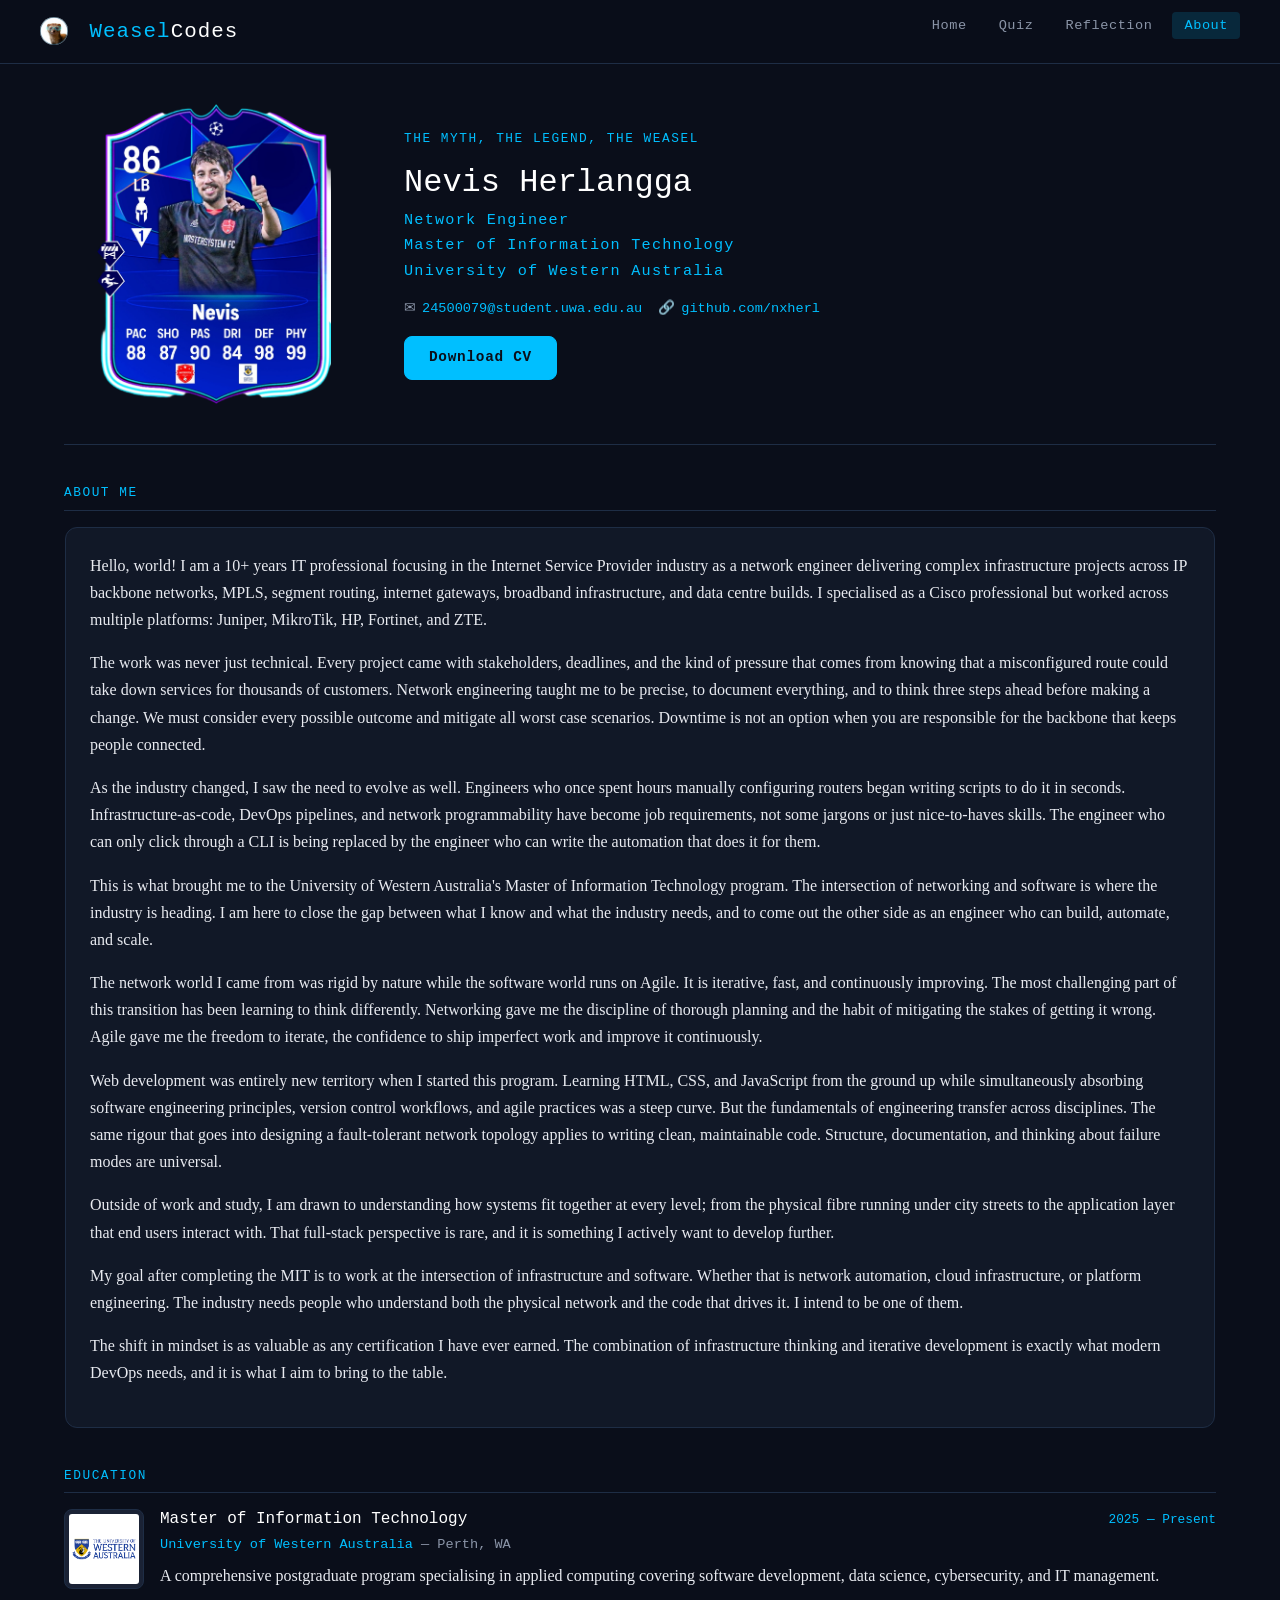
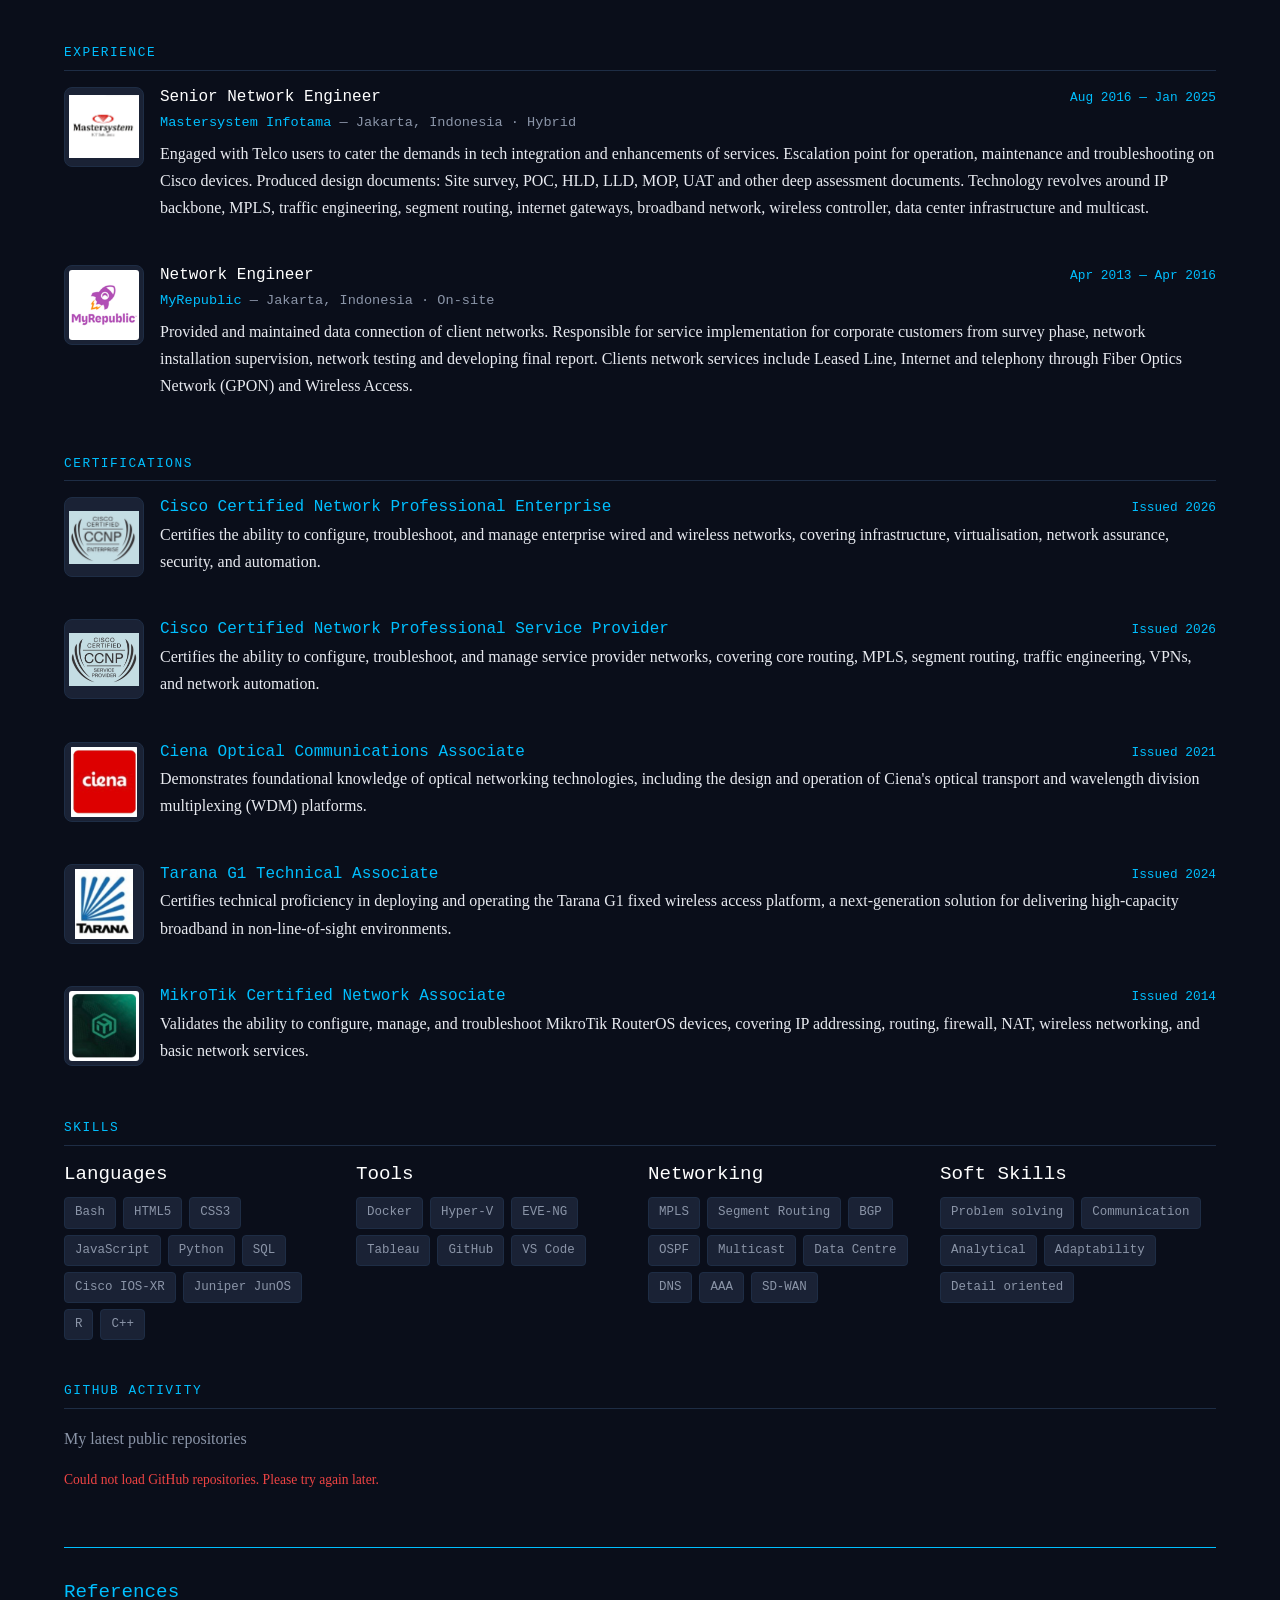
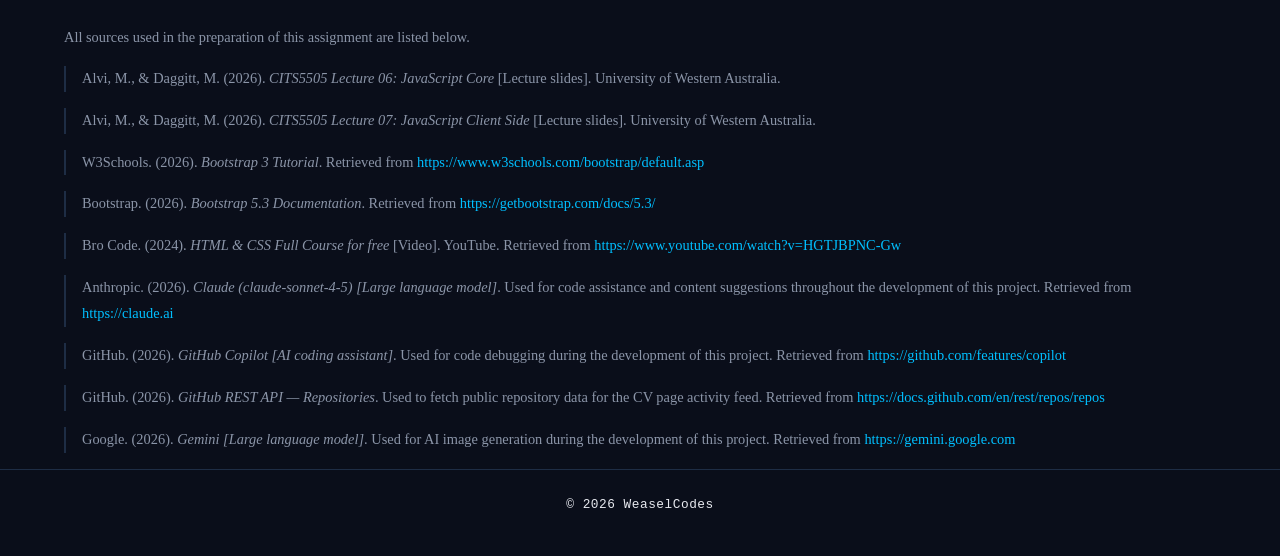
<file: cv.html>
<!doctype html>
<html lang="en">
  <head>
    <meta charset="UTF-8" />
    <link rel="icon" type="image/png" href="assets/img/weaselcodesicon.png" />

    <link rel="icon" type="image/png" href="assets/img/weaselcodesicon.png" />
    <meta name="viewport" content="width=device-width, initial-scale=1.0" />
    <title>WeaselCodes - About The Weasel</title>
    <link
      rel="stylesheet"
      href="https://cdn.jsdelivr.net/npm/bootstrap@5.3.3/dist/css/bootstrap.min.css"
    />
    <link rel="stylesheet" href="css/style.css" />
    <link rel="stylesheet" href="css/cv.css" />
  </head>
  <body>
    <nav class="navbar">
      <div class="container">
        <a href="index.html" class="nav-logo">
          <img
            src="assets/img/weaselcodesicon.png"
            alt="WeaselCodes logo"
            class="nav-logo-icon"
          />
          Weasel<span>Codes</span></a
        >
        <ul class="nav-links">
          <li><a href="index.html">Home</a></li>
          <li><a href="quiz.html">Quiz</a></li>
          <li><a href="reflection.html">Reflection</a></li>
          <li><a href="cv.html" class="active">About</a></li>
        </ul>
      </div>
    </nav>
    <main class="page-wrapper">
      <div class="container">
        <header class="cv-profile">
          <img
            src="assets/img/nevis.png"
            alt="Profile photo of Nevis Herlangga"
            class="cv-photo"
          />
          <div class="cv-profile-info">
            <p class="hero-label">The Myth, the Legend, the weasel</p>
            <h1>Nevis Herlangga</h1>
            <p class="cv-title">
              Network Engineer <br />
              Master of Information Technology <br />
              University of Western Australia
            </p>
            <div class="cv-contact">
              <span
                >&#9993;
                <a href="mailto:24500079@student.uwa.edu.au"
                  >24500079@student.uwa.edu.au</a
                ></span
              >

              <span
                >&#128279;
                <a href="https://github.com/nxherl" target="_blank"
                  >github.com/nxherl</a
                ></span
              >
            </div>
            <div class="cv-actions">
              <a href="assets/CV-Nevis.pdf" class="btn btn-primary"
                >Download CV</a
              >
            </div>
          </div>
        </header>

        <section class="cv-section" aria-label="About me">
          <h2 class="cv-section-title">About me</h2>
          <div class="card">
            <p>
              Hello, world! I am a 10+ years IT professional focusing in the
              Internet Service Provider industry as a network engineer
              delivering complex infrastructure projects across IP backbone
              networks, MPLS, segment routing, internet gateways, broadband
              infrastructure, and data centre builds. I specialised as a Cisco
              professional but worked across multiple platforms: Juniper,
              MikroTik, HP, Fortinet, and ZTE.
            </p>

            <p>
              The work was never just technical. Every project came with
              stakeholders, deadlines, and the kind of pressure that comes from
              knowing that a misconfigured route could take down services for
              thousands of customers. Network engineering taught me to be
              precise, to document everything, and to think three steps ahead
              before making a change. We must consider every possible outcome
              and mitigate all worst case scenarios. Downtime is not an option
              when you are responsible for the backbone that keeps people
              connected.
            </p>

            <p>
              As the industry changed, I saw the need to evolve as well.
              Engineers who once spent hours manually configuring routers began
              writing scripts to do it in seconds. Infrastructure-as-code,
              DevOps pipelines, and network programmability have become job
              requirements, not some jargons or just nice-to-haves skills. The
              engineer who can only click through a CLI is being replaced by the
              engineer who can write the automation that does it for them.
            </p>

            <p>
              This is what brought me to the University of Western Australia's
              Master of Information Technology program. The intersection of
              networking and software is where the industry is heading. I am
              here to close the gap between what I know and what the industry
              needs, and to come out the other side as an engineer who can
              build, automate, and scale.
            </p>

            <p>
              The network world I came from was rigid by nature while the
              software world runs on Agile. It is iterative, fast, and
              continuously improving. The most challenging part of this
              transition has been learning to think differently. Networking gave
              me the discipline of thorough planning and the habit of mitigating
              the stakes of getting it wrong. Agile gave me the freedom to
              iterate, the confidence to ship imperfect work and improve it
              continuously.
            </p>

            <p>
              Web development was entirely new territory when I started this
              program. Learning HTML, CSS, and JavaScript from the ground up
              while simultaneously absorbing software engineering principles,
              version control workflows, and agile practices was a steep curve.
              But the fundamentals of engineering transfer across disciplines.
              The same rigour that goes into designing a fault-tolerant network
              topology applies to writing clean, maintainable code. Structure,
              documentation, and thinking about failure modes are universal.
            </p>

            <p>
              Outside of work and study, I am drawn to understanding how systems
              fit together at every level; from the physical fibre running under
              city streets to the application layer that end users interact
              with. That full-stack perspective is rare, and it is something I
              actively want to develop further.
            </p>

            <p>
              My goal after completing the MIT is to work at the intersection of
              infrastructure and software. Whether that is network automation,
              cloud infrastructure, or platform engineering. The industry needs
              people who understand both the physical network and the code that
              drives it. I intend to be one of them.
            </p>

            <p>
              The shift in mindset is as valuable as any certification I have
              ever earned. The combination of infrastructure thinking and
              iterative development is exactly what modern DevOps needs, and it
              is what I aim to bring to the table.
            </p>
          </div>
        </section>

        <section class="cv-section" aria-label="Education">
          <h2 class="cv-section-title">Education</h2>
          <div class="cv-item">
            <a
              href="https://www.uwa.edu.au/"
              target="_blank"
              rel="noopener noreferrer"
            >
              <img
                src="assets/img/uwa.png"
                alt="UWA logo"
                class="cv-item-logo"
              />
            </a>
            <div class="cv-item-body">
              <div class="cv-item-header">
                <h3 class="cv-item-title">Master of Information Technology</h3>
                <span class="cv-item-date">2025 — Present</span>
              </div>
              <p class="cv-item-org">
                <a
                  href="https://www.uwa.edu.au/"
                  target="_blank"
                  rel="noopener noreferrer"
                >
                  University of Western Australia
                </a>
                &mdash; Perth, WA
              </p>
              <p>
                A comprehensive postgraduate program specialising in applied
                computing covering software development, data science,
                cybersecurity, and IT management.
              </p>
            </div>
          </div>
        </section>

        <section class="cv-section" aria-label="Experience">
          <h2 class="cv-section-title">Experience</h2>
          <div class="cv-item">
            <a
              href="https://www.mastersystem.co.id/"
              target="_blank"
              rel="noopener noreferrer"
            >
              <img
                src="assets/img/msi.jpg"
                alt="Mastersystem logo"
                class="cv-item-logo"
              />
            </a>
            <div class="cv-item-body">
              <div class="cv-item-header">
                <h3 class="cv-item-title">Senior Network Engineer</h3>
                <span class="cv-item-date">Aug 2016 — Jan 2025</span>
              </div>
              <p class="cv-item-org">
                <a
                  href="https://www.mastersystem.co.id/"
                  target="_blank"
                  rel="noopener noreferrer"
                >
                  Mastersystem Infotama
                </a>
                &mdash; Jakarta, Indonesia &middot; Hybrid
              </p>
              <p>
                Engaged with Telco users to cater the demands in tech
                integration and enhancements of services. Escalation point for
                operation, maintenance and troubleshooting on Cisco devices.
                Produced design documents: Site survey, POC, HLD, LLD, MOP, UAT
                and other deep assessment documents. Technology revolves around
                IP backbone, MPLS, traffic engineering, segment routing,
                internet gateways, broadband network, wireless controller, data
                center infrastructure and multicast.
              </p>
            </div>
          </div>
          <div class="cv-item">
            <a
              href="https://www.myrepublic.co.id/"
              target="_blank"
              rel="noopener noreferrer"
            >
              <img
                src="assets/img/myrep.jpg"
                alt="MyRepublic logo"
                class="cv-item-logo"
              />
            </a>
            <div class="cv-item-body">
              <div class="cv-item-header">
                <h3 class="cv-item-title">Network Engineer</h3>
                <span class="cv-item-date">Apr 2013 — Apr 2016</span>
              </div>
              <p class="cv-item-org">
                <a
                  href="https://www.myrepublic.co.id/"
                  target="_blank"
                  rel="noopener noreferrer"
                >
                  MyRepublic
                </a>
                &mdash; Jakarta, Indonesia &middot; On-site
              </p>
              <p>
                Provided and maintained data connection of client networks.
                Responsible for service implementation for corporate customers
                from survey phase, network installation supervision, network
                testing and developing final report. Clients network services
                include Leased Line, Internet and telephony through Fiber Optics
                Network (GPON) and Wireless Access.
              </p>
            </div>
          </div>
        </section>

        <section class="cv-section" aria-label="Certifications">
          <h2 class="cv-section-title">Certifications</h2>
          <div class="cv-item">
            <a
              href="assets/img/ccnpecert.jpg"
              target="_blank"
              rel="noopener noreferrer"
            >
              <img
                src="assets/img/ccnpe.jpg"
                alt="Cisco logo"
                class="cv-item-logo"
              />
            </a>
            <div class="cv-item-body">
              <div class="cv-item-header">
                <h3 class="cv-item-title">
                  <a href="assets/img/ccnpecert.jpg"
                    >Cisco Certified Network Professional Enterprise</a
                  >
                </h3>
                <span class="cv-item-date">Issued 2026</span>
              </div>
              <p>
                Certifies the ability to configure, troubleshoot, and manage
                enterprise wired and wireless networks, covering infrastructure,
                virtualisation, network assurance, security, and automation.
              </p>
            </div>
          </div>
          <div class="cv-item">
            <a href="assets/img/ccnpspcert.jpg">
              <img
                src="assets/img/ccnpsp.jpg"
                alt="Cisco logo"
                class="cv-item-logo"
              />
            </a>
            <div class="cv-item-body">
              <div class="cv-item-header">
                <h3 class="cv-item-title">
                  <a href="assets/img/ccnpspcert.jpg"
                    >Cisco Certified Network Professional Service Provider</a
                  >
                </h3>
                <span class="cv-item-date">Issued 2026</span>
              </div>

              <p>
                Certifies the ability to configure, troubleshoot, and manage
                service provider networks, covering core routing, MPLS, segment
                routing, traffic engineering, VPNs, and network automation.
              </p>
            </div>
          </div>
          <div class="cv-item">
            <a href="assets/img/ccnpecert.jpg">
              <img
                src="assets/img/ciena.jpg"
                alt="Ciena logo"
                class="cv-item-logo"
            /></a>
            <div class="cv-item-body">
              <div class="cv-item-header">
                <h3 class="cv-item-title">
                  <a href="assets/img/ccnpecert.jpg"
                    >Ciena Optical Communications Associate</a
                  >
                </h3>
                <span class="cv-item-date">Issued 2021</span>
              </div>
              <p>
                Demonstrates foundational knowledge of optical networking
                technologies, including the design and operation of Ciena's
                optical transport and wavelength division multiplexing (WDM)
                platforms.
              </p>
            </div>
          </div>
          <div class="cv-item">
            <a href="assets/img/mtcnacert.jpg">
              <img
                src="assets/img/tarana.jpg"
                alt="Tarana logo"
                class="cv-item-logo"
              />
            </a>
            <div class="cv-item-body">
              <div class="cv-item-header">
                <h3 class="cv-item-title">
                  <a href="assets/img/mtcnacert.jpg"
                    >Tarana G1 Technical Associate</a
                  >
                </h3>
                <span class="cv-item-date">Issued 2024</span>
              </div>
              <p>
                Certifies technical proficiency in deploying and operating the
                Tarana G1 fixed wireless access platform, a next-generation
                solution for delivering high-capacity broadband in
                non-line-of-sight environments.
              </p>
            </div>
          </div>

          <div class="cv-item">
            <a href="assets/img/mtcnacert.jpg">
              <img
                src="assets/img/mikrotik.jpg"
                alt="Mikrotik logo"
                class="cv-item-logo"
              />
            </a>
            <div class="cv-item-body">
              <div class="cv-item-header">
                <h3 class="cv-item-title">
                  <a href="assets/img/mtcnacert.jpg"
                    >MikroTik Certified Network Associate</a
                  >
                </h3>
                <span class="cv-item-date">Issued 2014</span>
              </div>
              <p>
                Validates the ability to configure, manage, and troubleshoot
                MikroTik RouterOS devices, covering IP addressing, routing,
                firewall, NAT, wireless networking, and basic network services.
              </p>
            </div>
          </div>
        </section>

        <section class="cv-section" aria-label="Skills">
          <h2 class="cv-section-title">Skills</h2>
          <div class="skills-grid">
            <div class="skill-category">
              <h3>Languages</h3>
              <span class="skill-tag">Bash</span>
              <span class="skill-tag">HTML5</span>
              <span class="skill-tag">CSS3</span>
              <span class="skill-tag">JavaScript</span>
              <span class="skill-tag">Python</span>
              <span class="skill-tag">SQL</span>
              <span class="skill-tag">Cisco IOS-XR</span>
              <span class="skill-tag">Juniper JunOS</span>
              <span class="skill-tag">R</span>
              <span class="skill-tag">C++</span>
            </div>
            <div class="skill-category">
              <h3>Tools</h3>
              <span class="skill-tag">Docker</span>
              <span class="skill-tag">Hyper-V</span>
              <span class="skill-tag">EVE-NG</span>
              <span class="skill-tag">Tableau</span>
              <span class="skill-tag">GitHub</span>
              <span class="skill-tag">VS Code</span>
            </div>
            <div class="skill-category">
              <h3>Networking</h3>
              <span class="skill-tag">MPLS</span>
              <span class="skill-tag">Segment Routing</span>
              <span class="skill-tag">BGP</span>
              <span class="skill-tag">OSPF</span>
              <span class="skill-tag">Multicast</span>
              <span class="skill-tag">Data Centre</span>
              <span class="skill-tag">DNS</span>
              <span class="skill-tag">AAA</span>
              <span class="skill-tag">SD-WAN</span>
            </div>
            <div class="skill-category">
              <h3>Soft Skills</h3>
              <span class="skill-tag">Problem solving</span>
              <span class="skill-tag">Communication</span>
              <span class="skill-tag">Analytical</span>
              <span class="skill-tag">Adaptability</span>
              <span class="skill-tag">Detail oriented</span>
            </div>
          </div>
        </section>

        <!-- ===== GITHUB ACTIVITY FEED ===== -->
        <section class="cv-section" aria-label="GitHub activity">
          <h2 class="cv-section-title">GitHub activity</h2>
          <p class="intro-text">My latest public repositories</p>
          <div id="github-loading" class="github-loading-text">
            Loading repositories...
          </div>
          <div id="github-error" class="github-error-msg" hidden>
            Could not load GitHub repositories. Please try again later.
          </div>
          <div id="github-repos"></div>
        </section>

        <!-- ===== REFERENCES ===== -->
        <section class="references-section" aria-label="References">
          <h2>References</h2>
          <p class="note-text mb-3">
            All sources used in the preparation of this assignment are listed
            below.
          </p>
          <div class="reference-item">
            Alvi, M., &amp; Daggitt, M. (2026).
            <em>CITS5505 Lecture 06: JavaScript Core</em> [Lecture slides].
            University of Western Australia.
          </div>
          <div class="reference-item">
            Alvi, M., &amp; Daggitt, M. (2026).
            <em>CITS5505 Lecture 07: JavaScript Client Side</em> [Lecture
            slides]. University of Western Australia.
          </div>
          <div class="reference-item">
            W3Schools. (2026). <em>Bootstrap 3 Tutorial</em>. Retrieved from
            <a
              href="https://www.w3schools.com/bootstrap/default.asp"
              target="_blank"
              >https://www.w3schools.com/bootstrap/default.asp</a
            >
          </div>
          <div class="reference-item">
            Bootstrap. (2026). <em>Bootstrap 5.3 Documentation</em>. Retrieved
            from
            <a href="https://getbootstrap.com/docs/5.3/" target="_blank"
              >https://getbootstrap.com/docs/5.3/</a
            >
          </div>
          <div class="reference-item">
            Bro Code. (2024).
            <em>HTML &amp; CSS Full Course for free</em> [Video]. YouTube.
            Retrieved from
            <a
              href="https://www.youtube.com/watch?v=HGTJBPNC-Gw"
              target="_blank"
              >https://www.youtube.com/watch?v=HGTJBPNC-Gw</a
            >
          </div>
          <div class="reference-item">
            Anthropic. (2026).
            <em>Claude (claude-sonnet-4-5) [Large language model]</em>. Used for
            code assistance and content suggestions throughout the development
            of this project. Retrieved from
            <a href="https://claude.ai" target="_blank">https://claude.ai</a>
          </div>
          <div class="reference-item">
            GitHub. (2026). <em>GitHub Copilot [AI coding assistant]</em>. Used
            for code debugging during the development of this project. Retrieved
            from
            <a href="https://github.com/features/copilot" target="_blank"
              >https://github.com/features/copilot</a
            >
          </div>
          <div class="reference-item">
            GitHub. (2026). <em>GitHub REST API — Repositories</em>. Used to
            fetch public repository data for the CV page activity feed.
            Retrieved from
            <a
              href="https://docs.github.com/en/rest/repos/repos"
              target="_blank"
              >https://docs.github.com/en/rest/repos/repos</a
            >
          </div>
          <div class="reference-item">
            Google. (2026). <em>Gemini [Large language model]</em>. Used for AI
            image generation during the development of this project. Retrieved
            from
            <a href="https://gemini.google.com" target="_blank"
              >https://gemini.google.com</a
            >
          </div>
        </section>
      </div>
      <!-- end .container -->
    </main>
    <!-- end .page-wrapper -->

    <footer class="footer">
      <div class="container">
        <p>&copy; 2026 WeaselCodes</p>
      </div>
    </footer>
    <!-- Bootstrap JS from CDN -->
    <script src="https://cdn.jsdelivr.net/npm/bootstrap@5.3.3/dist/js/bootstrap.bundle.min.js"></script>
    <!-- Main JS -->
    <script src="js/main.js"></script>
  </body>
</html>
</file>
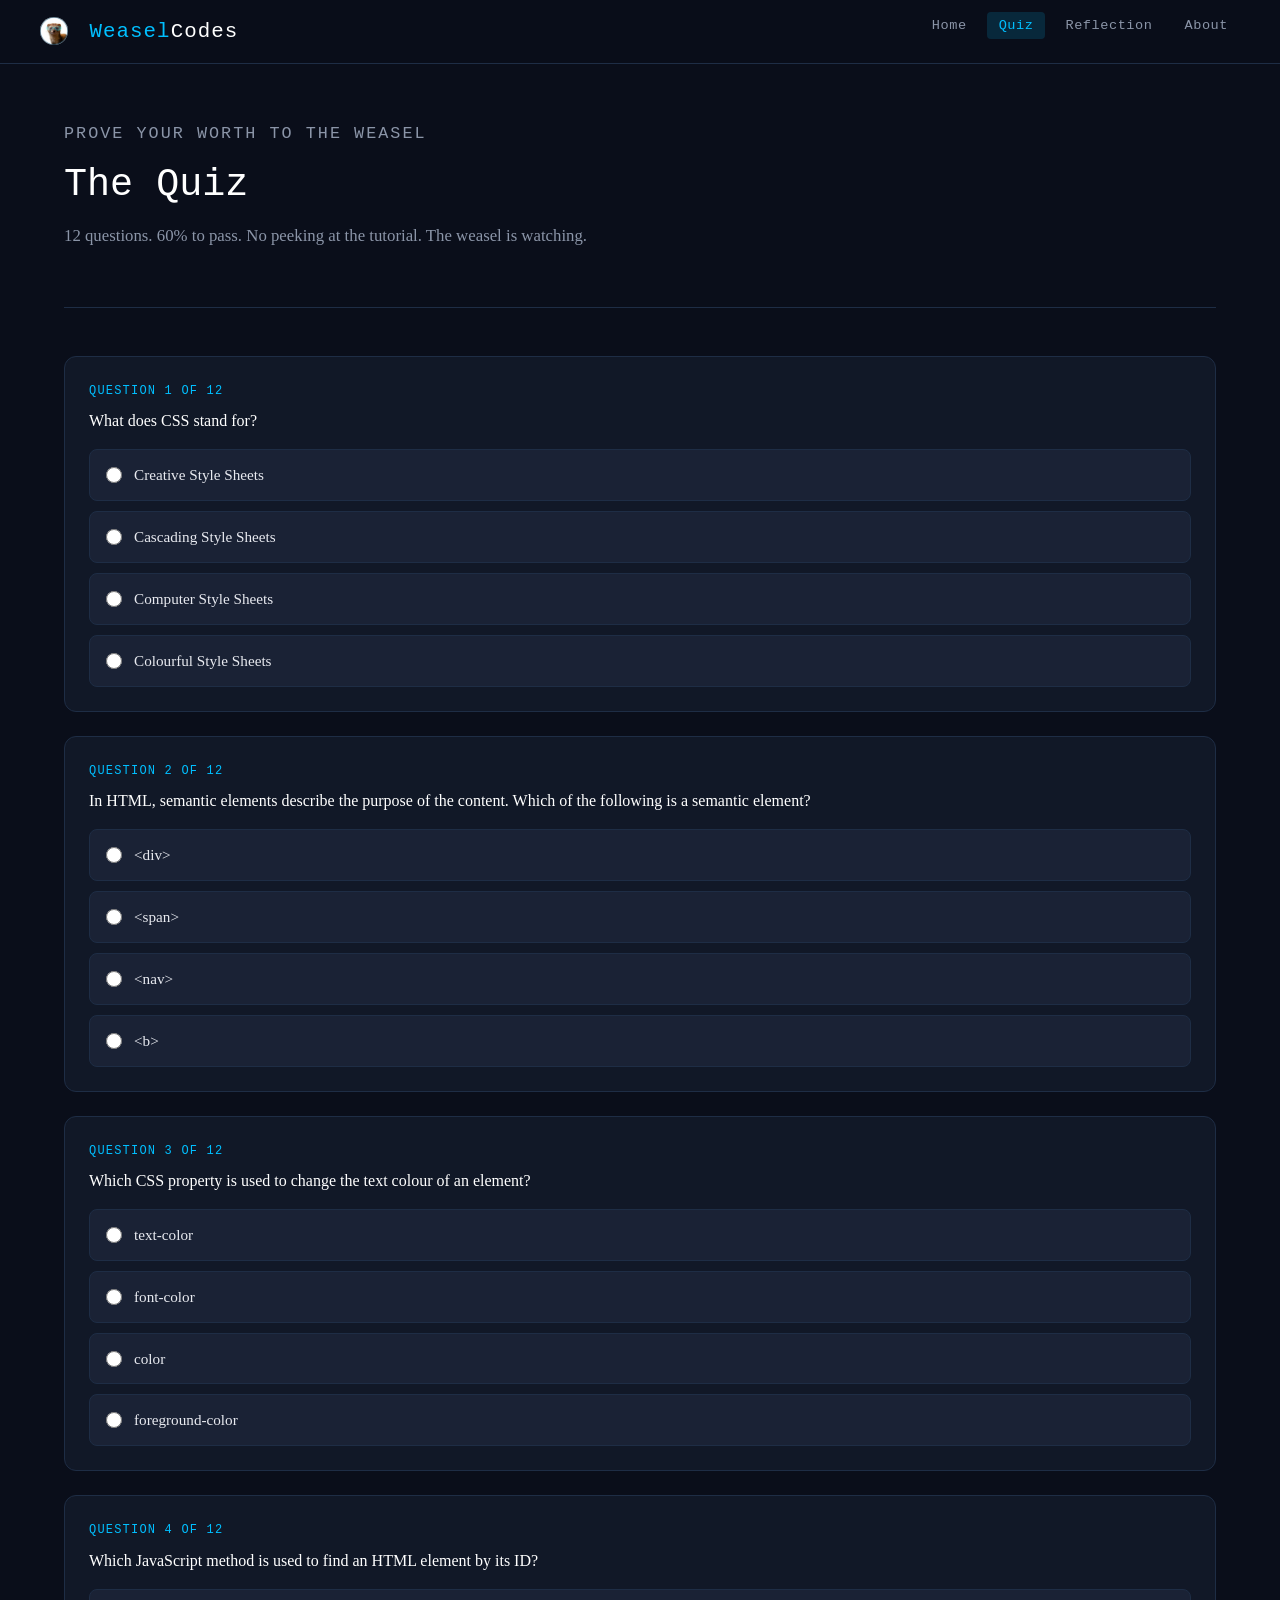
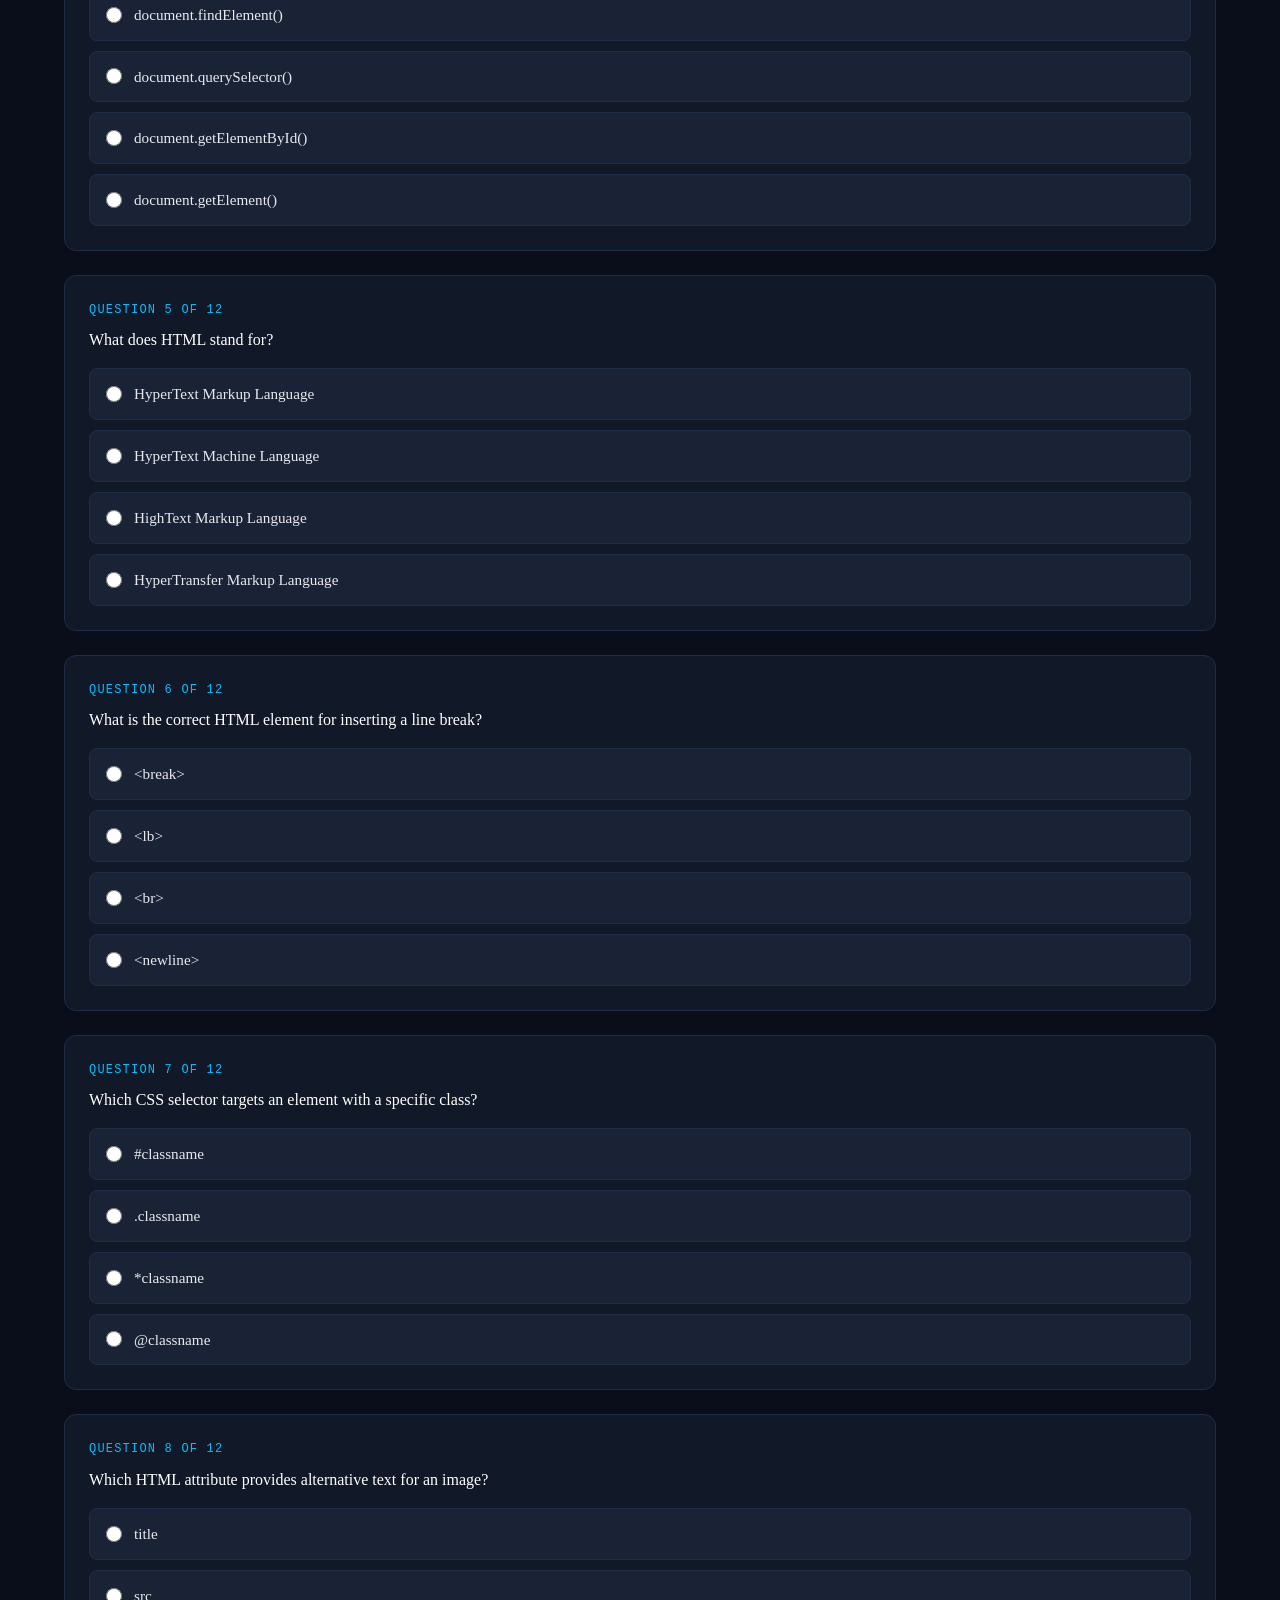
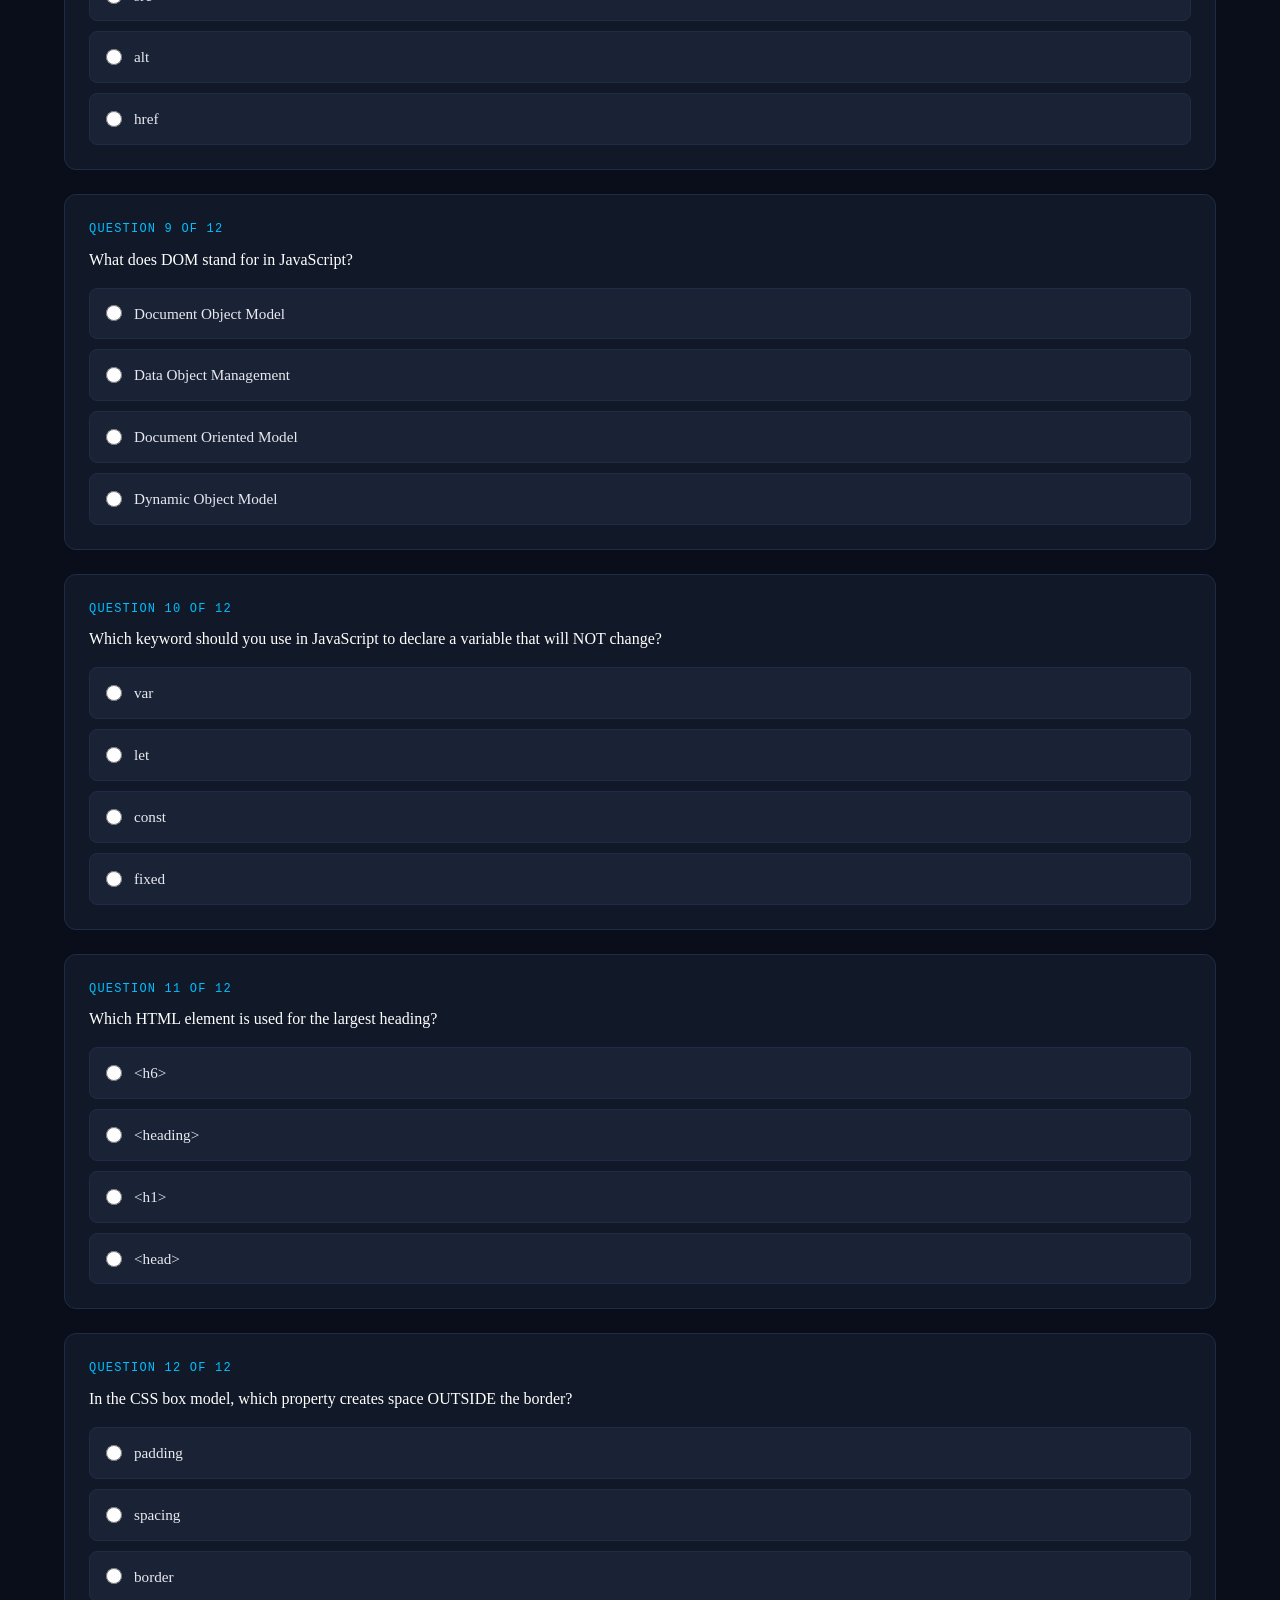
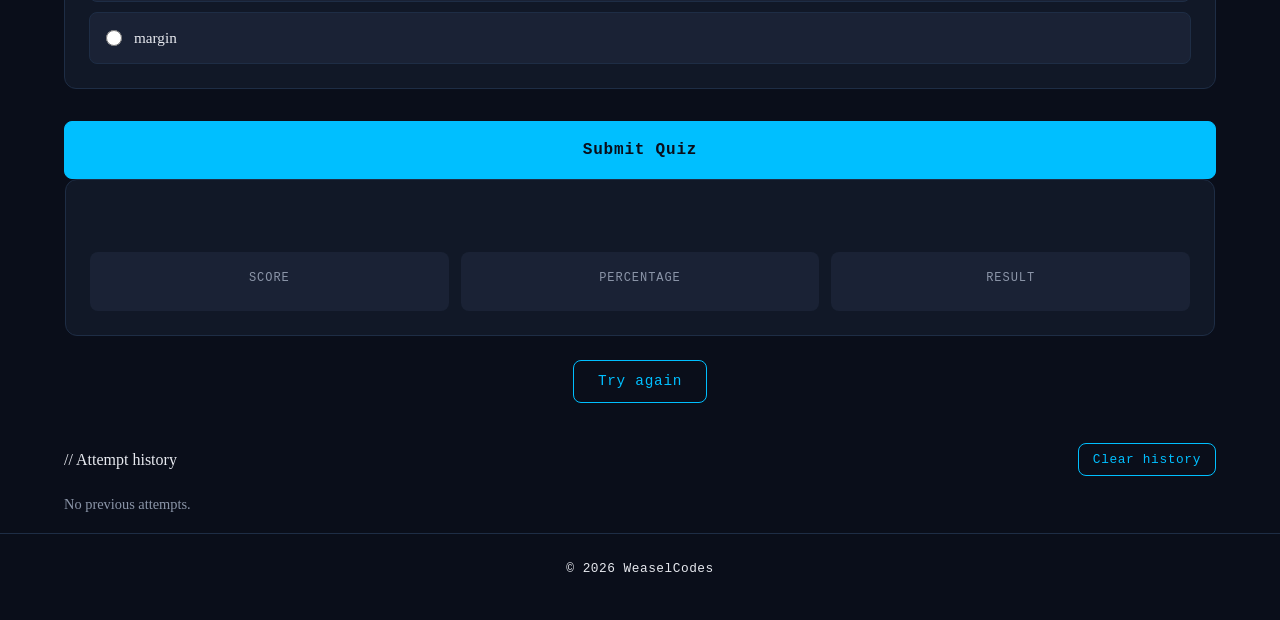
<file: quiz.html>
<!doctype html>
<html lang="en">
  <head>
    <meta charset="UTF-8" />
    <link rel="icon" type="image/png" href="assets/img/weaselcodesicon.png" />
    <meta name="viewport" content="width=device-width, initial-scale=1.0" />
    <title>WeaselCodes — Quiz</title>
    <!-- Bootstrap from CDN -->
    <link
      rel="stylesheet"
      href="https://cdn.jsdelivr.net/npm/bootstrap@5.3.3/dist/css/bootstrap.min.css"
    />
    <!-- Shared stylesheet -->
    <link rel="stylesheet" href="css/style.css" />
    <!-- Quiz-specific styles -->
    <link rel="stylesheet" href="css/quiz.css" />
  </head>
  <body>
    <!-- ===================== NAVIGATION ===================== -->
    <nav class="navbar">
      <div class="container">
        <a href="index.html" class="nav-logo">
          <img
            src="assets/img/weaselcodesicon.png"
            alt="WeaselCodes logo"
            class="nav-logo-icon"
          />
          Weasel<span>Codes</span>
        </a>
        <ul class="nav-links">
          <li><a href="index.html">Home</a></li>
          <li><a href="quiz.html" class="active">Quiz</a></li>
          <li><a href="reflection.html">Reflection</a></li>
          <li><a href="cv.html">About</a></li>
        </ul>
      </div>
    </nav>

    <!-- ===================== PAGE CONTENT ===================== -->
    <main class="page-wrapper">
      <div class="container">
        <!-- Hero -->
        <header class="hero">
          <p class="hero-label">Prove your worth to the weasel</p>
          <h1>The Quiz</h1>
          <p>
            12 questions. 60% to pass. No peeking at the tutorial. The weasel is
            watching.
          </p>
        </header>

        <!-- ===== QUIZ AREA ===== -->
        <!-- This section is shown while the quiz is in progress -->
        <section id="quiz-area" aria-label="Quiz questions">
          <!-- Loading state — shown while AJAX fetches questions.json -->
          <div id="quiz-loading" class="card text-center quiz-loading-card">
            <p class="quiz-loading-text">Loading questions...</p>
          </div>

          <!-- Error state — shown if AJAX fails -->
          <div
            id="quiz-error"
            class="card text-center quiz-loading-card"
            hidden
          >
            <p class="text-danger-msg">
              Could not load questions. Please refresh the page and try again.
            </p>
          </div>

          <!-- Questions container — JavaScript injects questions here -->
          <div id="questions-container" hidden></div>

          <!-- Submit button — shown after questions load -->
          <div id="submit-area" class="submit-area" hidden>
            <button
              id="submit-btn"
              class="btn btn-primary submit-btn"
              onclick="submitQuiz()"
            >
              Submit Quiz
            </button>
            <p id="submit-error" class="submit-error-msg" hidden>
              Please answer all questions before submitting.
            </p>
          </div>
        </section>
        <!-- end #quiz-area -->

        <!-- ===== RESULTS AREA ===== -->
        <!-- Hidden until quiz is submitted — JavaScript shows this -->
        <section id="results-area" aria-label="Quiz results">
          <!-- Score card -->
          <div class="card mb-4" id="score-card">
            <div id="result-icon" class="result-icon"></div>
            <h2
              id="result-heading"
              class="result-heading"
              aria-live="polite"
            ></h2>
            <p id="result-message" class="result-message"></p>

            <!-- Score stats -->
            <div class="quiz-stats-grid">
              <div class="quiz-stat-card">
                <p class="quiz-stat-label">Score</p>
                <p class="quiz-stat-value" id="stat-score"></p>
              </div>
              <div class="quiz-stat-card">
                <p class="quiz-stat-label">Percentage</p>
                <p class="quiz-stat-value" id="stat-percentage"></p>
              </div>
              <div class="quiz-stat-card">
                <p class="quiz-stat-label">Result</p>
                <p class="quiz-stat-value" id="stat-result"></p>
              </div>
            </div>
          </div>

          <!-- Reward section — only shown on pass, populated by AJAX -->
          <div id="reward-area" class="card mb-4" hidden>
            <h3 class="reward-heading">🦡 The weasel reveals its secrets.</h3>
            <div id="reward-loading" class="reward-loading">
              Fetching your reward...
            </div>
            <div id="reward-content" class="reward-content" hidden></div>
          </div>

          <!-- Retry button -->
          <div class="retry-wrapper">
            <button class="btn btn-outline" onclick="retryQuiz()">
              Try again
            </button>
          </div>

          <!-- ===== ATTEMPT HISTORY ===== -->
          <div>
            <div class="history-header">
              <p class="reflection-section-title">// Attempt history</p>
              <button class="btn btn-outline btn-sm" onclick="clearHistory()">
                Clear history
              </button>
            </div>

            <!-- History entries injected here by JavaScript -->
            <div id="history-container">
              <p class="note-text">No previous attempts.</p>
            </div>
          </div>
        </section>
        <!-- end #results-area -->
      </div>
      <!-- end .container -->
    </main>
    <!-- end .page-wrapper -->

    <!-- ===================== FOOTER ===================== -->
    <footer class="footer">
      <div class="container">
        <p>&copy; 2026 WeaselCodes</p>
      </div>
    </footer>

    <!-- Bootstrap JS from CDN -->
    <script src="https://cdn.jsdelivr.net/npm/bootstrap@5.3.3/dist/js/bootstrap.bundle.min.js"></script>

    <!-- Quiz logic — all in external file -->
    <script src="js/quiz.js"></script>
  </body>
</html>
</file>
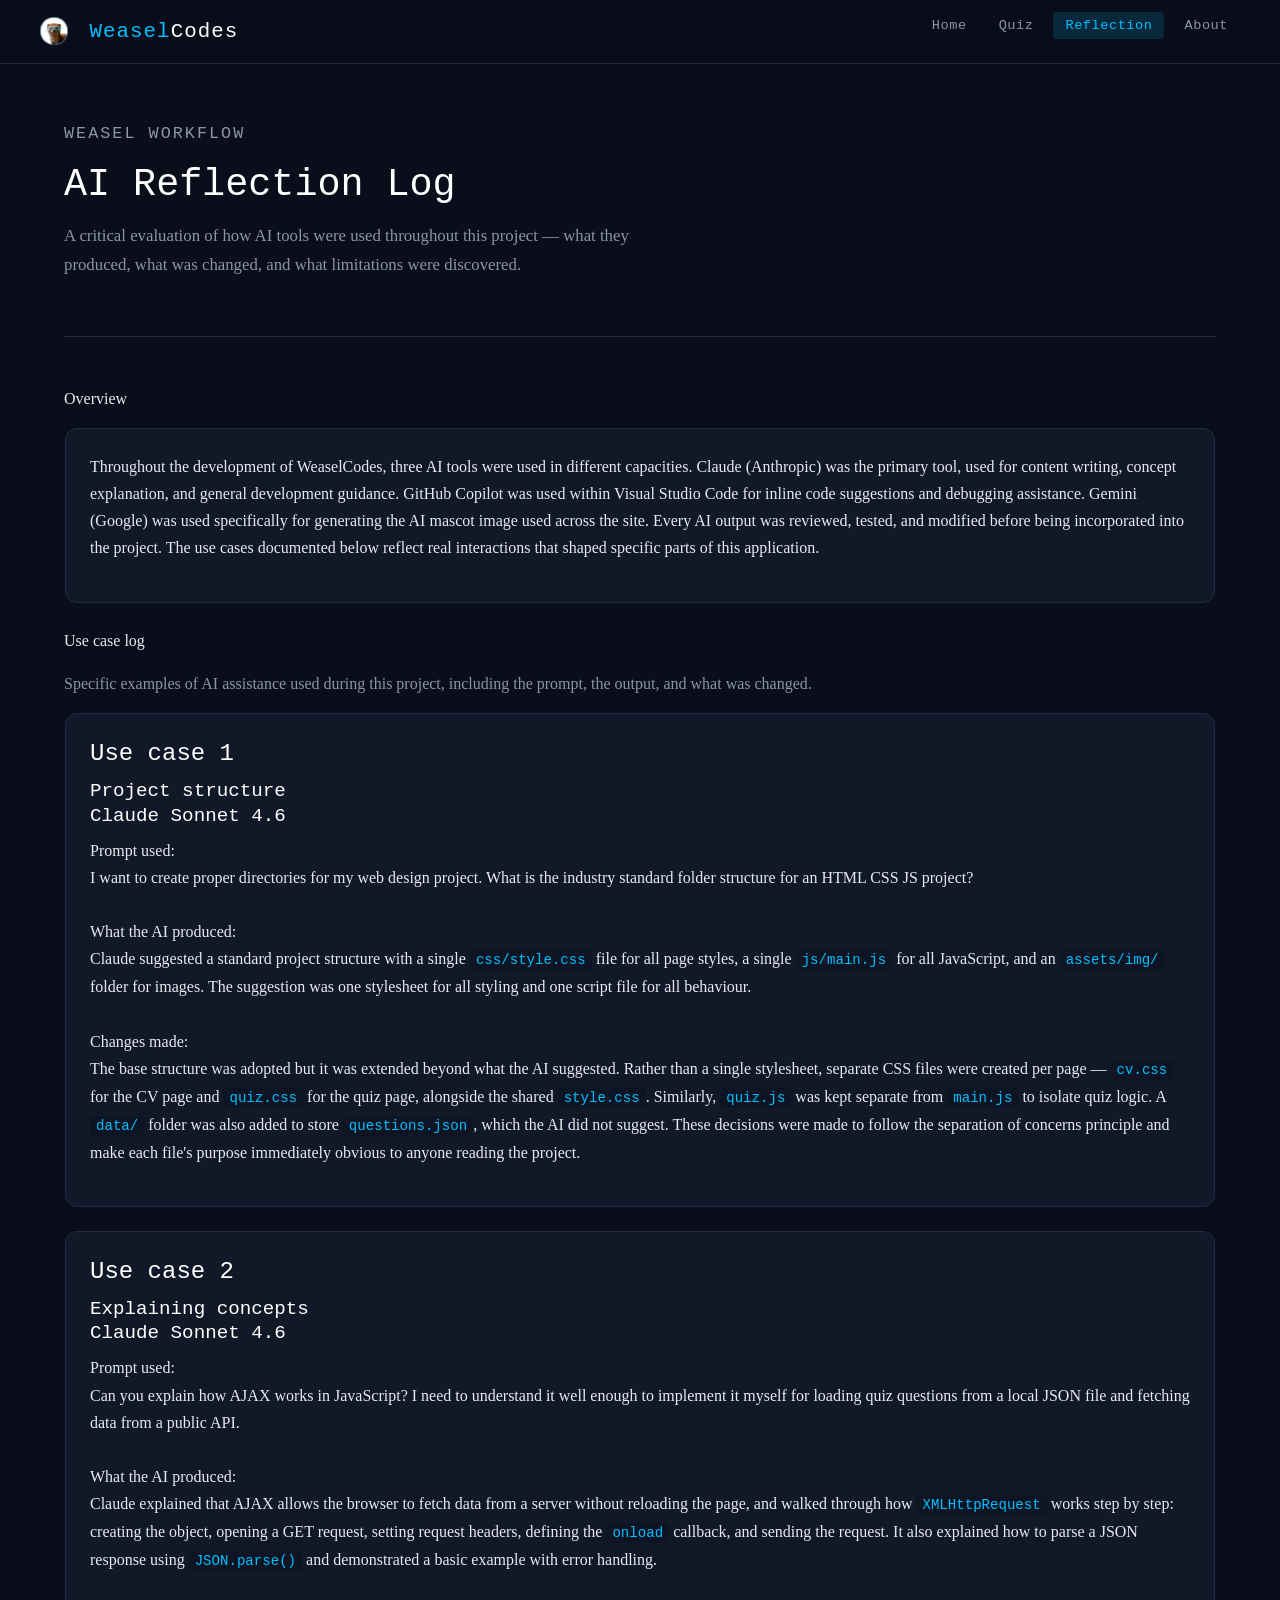
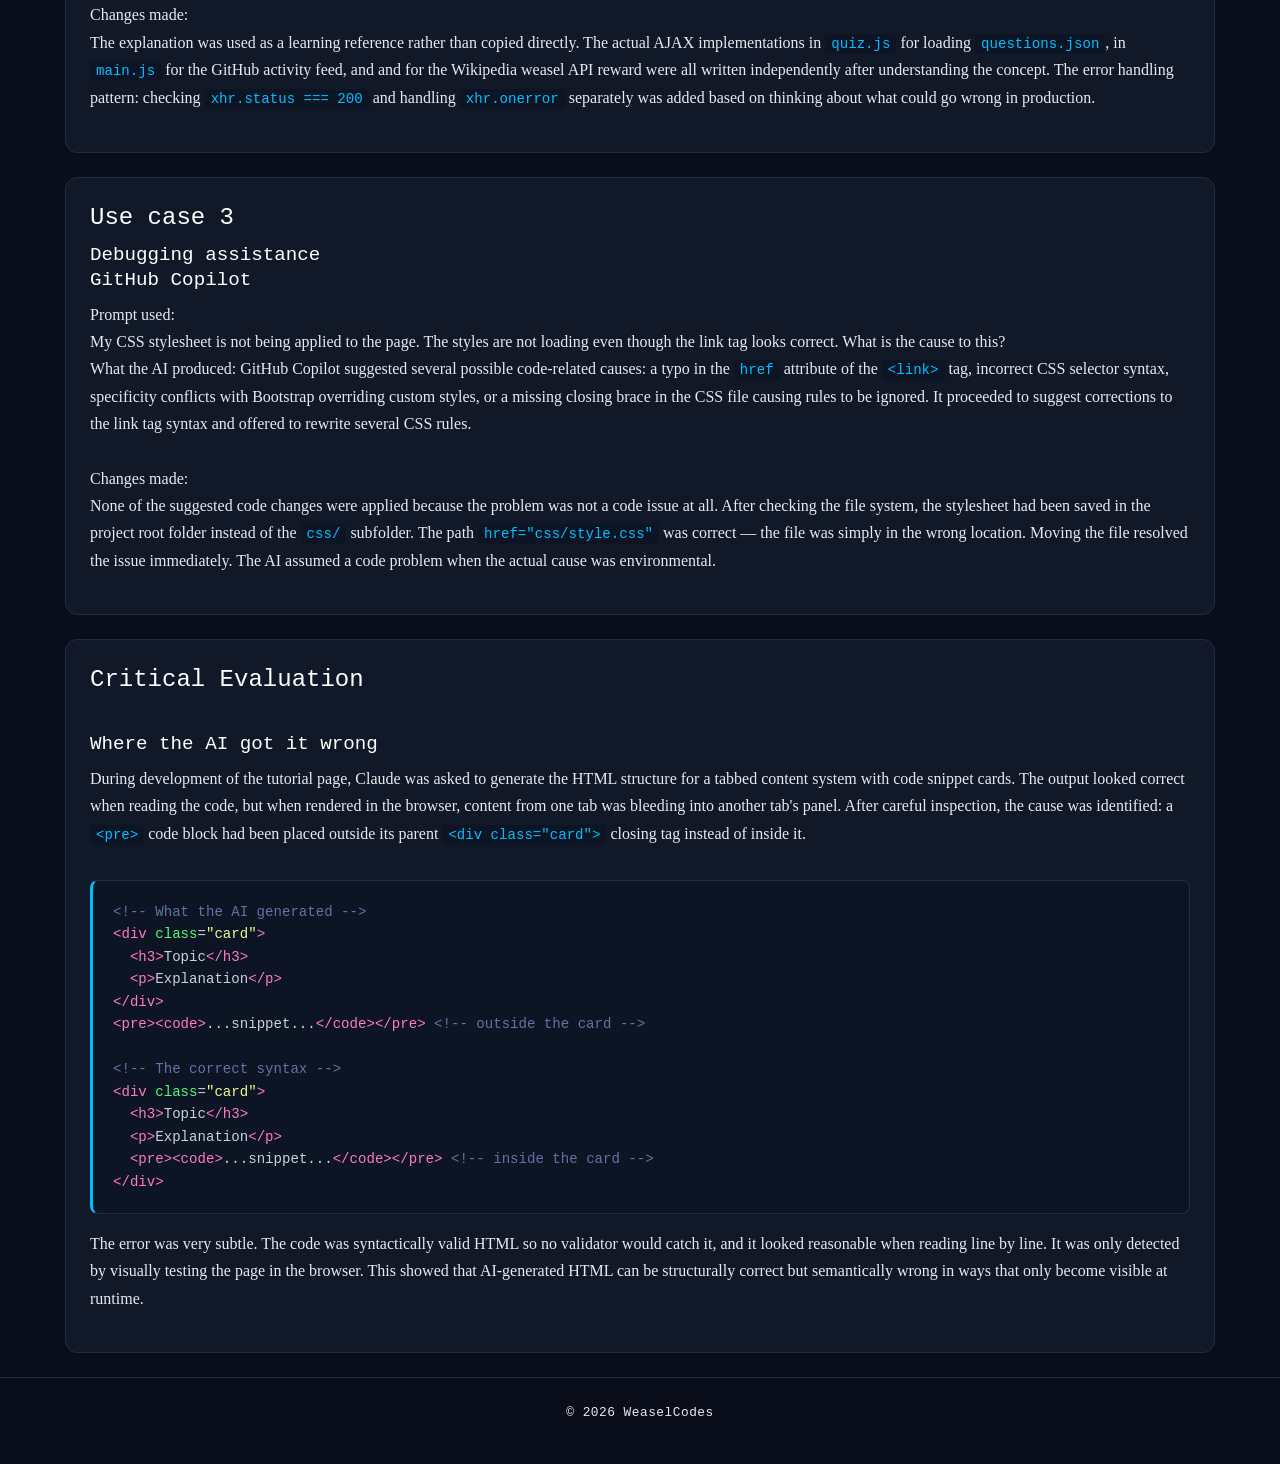
<file: reflection.html>
<!doctype html>
<html lang="en">
  <head>
    <meta charset="UTF-8" />
    <link rel="icon" type="image/png" href="assets/img/weaselcodesicon.png" />
    <meta name="viewport" content="width=device-width, initial-scale=1.0" />
    <title>WeaselCodes — AI Reflection</title>
    <link
      rel="stylesheet"
      href="https://cdn.jsdelivr.net/npm/bootstrap@5.3.3/dist/css/bootstrap.min.css"
    />
    <link rel="stylesheet" href="css/style.css" />
  </head>
  <body>
    <nav class="navbar">
      <div class="container">
        <a href="index.html" class="nav-logo">
          <img
            src="assets/img/weaselcodesicon.png"
            alt="WeaselCodes logo"
            class="nav-logo-icon"
          />
          Weasel<span>Codes</span>
        </a>
        <ul class="nav-links">
          <li><a href="index.html">Home</a></li>
          <li><a href="quiz.html">Quiz</a></li>
          <li><a href="reflection.html" class="active">Reflection</a></li>
          <li><a href="cv.html">About</a></li>
        </ul>
      </div>
    </nav>

    <main class="page-wrapper">
      <div class="container">
        <header class="hero">
          <p class="hero-label">Weasel workflow</p>
          <h1>AI Reflection Log</h1>
          <p>
            A critical evaluation of how AI tools were used throughout this
            project — what they produced, what was changed, and what limitations
            were discovered.
          </p>
        </header>

        <!-- ===== SECTION 1: OVERVIEW ===== -->
        <section class="reflection-section mb-4" aria-label="Overview">
          <p class="reflection-section-title">Overview</p>
          <div class="card">
            <p>
              Throughout the development of WeaselCodes, three AI tools were
              used in different capacities. Claude (Anthropic) was the primary
              tool, used for content writing, concept explanation, and general
              development guidance. GitHub Copilot was used within Visual Studio
              Code for inline code suggestions and debugging assistance. Gemini
              (Google) was used specifically for generating the AI mascot image
              used across the site. Every AI output was reviewed, tested, and
              modified before being incorporated into the project. The use cases
              documented below reflect real interactions that shaped specific
              parts of this application.
            </p>
          </div>
        </section>

        <!-- ===== SECTION 2: USE CASE LOG ===== -->
        <section class="reflection-section mb-4" aria-label="Use case log">
          <p class="reflection-section-title">Use case log</p>
          <p class="intro-text">
            Specific examples of AI assistance used during this project,
            including the prompt, the output, and what was changed.
          </p>

          <!-- Use Case 1 -->
          <div class="card mb-4">
            <h2>Use case 1</h2>
            <h3>
              Project structure <br />
              Claude Sonnet 4.6
            </h3>
            <p>
              Prompt used:<br />
              I want to create proper directories for my web design project.
              What is the industry standard folder structure for an HTML CSS JS
              project?
              <br /><br />
              What the AI produced: <br />
              Claude suggested a standard project structure with a single
              <code>css/style.css</code> file for all page styles, a single
              <code>js/main.js</code> for all JavaScript, and an
              <code>assets/img/</code> folder for images. The suggestion was one
              stylesheet for all styling and one script file for all behaviour.
              <br /><br />

              Changes made:<br />
              The base structure was adopted but it was extended beyond what the
              AI suggested. Rather than a single stylesheet, separate CSS files
              were created per page — <code>cv.css</code> for the CV page and
              <code>quiz.css</code> for the quiz page, alongside the shared
              <code>style.css</code>. Similarly, <code>quiz.js</code> was kept
              separate from <code>main.js</code> to isolate quiz logic. A
              <code>data/</code> folder was also added to store
              <code>questions.json</code>, which the AI did not suggest. These
              decisions were made to follow the separation of concerns principle
              and make each file's purpose immediately obvious to anyone reading
              the project.
            </p>
          </div>

          <!-- Use Case 2 -->
          <div class="card mb-4">
            <h2>Use case 2</h2>
            <h3>
              Explaining concepts <br />
              Claude Sonnet 4.6
            </h3>
            <p>
              Prompt used:<br />
              Can you explain how AJAX works in JavaScript? I need to understand
              it well enough to implement it myself for loading quiz questions
              from a local JSON file and fetching data from a public API.
              <br /><br />
              What the AI produced:<br />

              Claude explained that AJAX allows the browser to fetch data from a
              server without reloading the page, and walked through how
              <code>XMLHttpRequest</code> works step by step: creating the
              object, opening a GET request, setting request headers, defining
              the <code>onload</code> callback, and sending the request. It also
              explained how to parse a JSON response using
              <code>JSON.parse()</code>
              and demonstrated a basic example with error handling.
              <br /><br />

              Changes made: <br />

              The explanation was used as a learning reference rather than
              copied directly. The actual AJAX implementations in
              <code>quiz.js</code> for loading <code>questions.json</code>, in
              <code>main.js</code> for the GitHub activity feed, and and for the
              Wikipedia weasel API reward were all written independently after
              understanding the concept. The error handling pattern: checking
              <code>xhr.status === 200</code> and handling
              <code>xhr.onerror</code> separately was added based on thinking
              about what could go wrong in production.
            </p>
          </div>

          <!-- Use Case 3 -->
          <div class="card mb-4">
            <h2>Use case 3</h2>
            <h3>
              Debugging assistance <br />
              GitHub Copilot
            </h3>
            <p>
              Prompt used:<br />

              My CSS stylesheet is not being applied to the page. The styles are
              not loading even though the link tag looks correct. What is the
              cause to this?

              <br />What the AI produced: GitHub Copilot suggested several
              possible code-related causes: a typo in the
              <code>href</code> attribute of the <code>&lt;link&gt;</code> tag,
              incorrect CSS selector syntax, specificity conflicts with
              Bootstrap overriding custom styles, or a missing closing brace in
              the CSS file causing rules to be ignored. It proceeded to suggest
              corrections to the link tag syntax and offered to rewrite several
              CSS rules. <br /><br />Changes made:<br />

              None of the suggested code changes were applied because the
              problem was not a code issue at all. After checking the file
              system, the stylesheet had been saved in the project root folder
              instead of the
              <code>css/</code> subfolder. The path
              <code>href="css/style.css"</code>
              was correct — the file was simply in the wrong location. Moving
              the file resolved the issue immediately. The AI assumed a code
              problem when the actual cause was environmental.
            </p>
          </div>
        </section>

        <!-- ===== SECTION 3: CRITICAL EVALUATION ===== -->
        <section
          class="reflection-section mb-4"
          aria-label="Critical evaluation"
        >
          <div class="card mb-4">
            <h2>Critical Evaluation</h2>
            <br />
            <h3>Where the AI got it wrong</h3>
            <p>
              During development of the tutorial page, Claude was asked to
              generate the HTML structure for a tabbed content system with code
              snippet cards. The output looked correct when reading the code,
              but when rendered in the browser, content from one tab was
              bleeding into another tab's panel. After careful inspection, the
              cause was identified: a
              <code>&lt;pre&gt;</code> code block had been placed outside its
              parent <code>&lt;div class="card"&gt;</code> closing tag instead
              of inside it.
            </p>
            <pre><code><span class="cmt">&lt;!-- What the AI generated --&gt;</span>
<span class="tag">&lt;div</span> <span class="atr">class</span>=<span class="val">"card"</span><span class="tag">&gt;</span>
  <span class="tag">&lt;h3&gt;</span>Topic<span class="tag">&lt;/h3&gt;</span>
  <span class="tag">&lt;p&gt;</span>Explanation<span class="tag">&lt;/p&gt;</span>
<span class="tag">&lt;/div&gt;</span>
<span class="tag">&lt;pre&gt;&lt;code&gt;</span>...snippet...<span class="tag">&lt;/code&gt;&lt;/pre&gt;</span> <span class="cmt">&lt;!-- outside the card --&gt;</span>

<span class="cmt">&lt;!-- The correct syntax --&gt;</span>
<span class="tag">&lt;div</span> <span class="atr">class</span>=<span class="val">"card"</span><span class="tag">&gt;</span>
  <span class="tag">&lt;h3&gt;</span>Topic<span class="tag">&lt;/h3&gt;</span>
  <span class="tag">&lt;p&gt;</span>Explanation<span class="tag">&lt;/p&gt;</span>
  <span class="tag">&lt;pre&gt;&lt;code&gt;</span>...snippet...<span class="tag">&lt;/code&gt;&lt;/pre&gt;</span> <span class="cmt">&lt;!-- inside the card --&gt;</span>
<span class="tag">&lt;/div&gt;</span></code></pre>
            <p>
              The error was very subtle. The code was syntactically valid HTML
              so no validator would catch it, and it looked reasonable when
              reading line by line. It was only detected by visually testing the
              page in the browser. This showed that AI-generated HTML can be
              structurally correct but semantically wrong in ways that only
              become visible at runtime.
            </p>
          </div>
        </section>
      </div>
      <!-- end .container -->
    </main>
    <!-- end .page-wrapper -->

    <footer class="footer">
      <div class="container">
        <p>&copy; 2026 WeaselCodes</p>
      </div>
    </footer>

    <script src="https://cdn.jsdelivr.net/npm/bootstrap@5.3.3/dist/js/bootstrap.bundle.min.js"></script>
    <script src="js/main.js"></script>
  </body>
</html>
</file>
<file: css/style.css>
/* ---------- CSS Custom Properties (Design Tokens) ---------- */
:root {
  --bg-primary:    #0a0e1a;   /* darkest background */
  --bg-secondary:  #111827;   /* card / panel background */
  --bg-tertiary:   #1a2235;   /* subtle surface */
  --accent:        #00BFFF;   /* cyan accent */
  --accent-dim:    #0099cc;   /* darker cyan for hover states */
  --accent-glow:   rgba(0, 191, 255, 0.15); /* glow effect */
  --text-primary:  #e8eaf0;   /* main text */
  --text-secondary:#8b95a8;   /* muted text */
  --text-heading:  #ffffff;   /* headings */
  --border:        #1e2d45;   /* subtle border */
  --border-accent: #00BFFF;   /* accent border */
  --code-bg:       #0d1525;   /* code block background */
  --success:       #22c55e;
  --warning:       #f59e0b;
  --danger:        #ef4444;
  --font-heading:  'Courier New', 'Lucida Console', monospace;
  --font-body:     Georgia, 'Times New Roman', serif;
  --font-mono:     'Courier New', Courier, monospace;
  --radius-sm:     4px;
  --radius-md:     8px;
  --radius-lg:     12px;
  --transition:    0.2s ease;
  --nav-height:    64px;
}

/* ---------- Reset & Base ---------- */
*, *::before, *::after {
  box-sizing: border-box;
  margin: 0;
  padding: 0;
}

html {
  scroll-behavior: smooth;
}

body {
  background-color: var(--bg-primary);
  color: var(--text-primary);
  font-family: var(--font-body);
  font-size: 16px;
  line-height: 1.7;
  min-height: 100vh;
}

/* ---------- Typography ---------- */
h1, h2, h3, h4 {
  font-family: var(--font-heading);
  color: var(--text-heading);
  line-height: 1.3;
}

h1 { font-size: 2rem; margin-bottom: 0.75rem; }
h2 { font-size: 1.5rem; margin-bottom: 0.6rem; }
h3 { font-size: 1.2rem; margin-bottom: 0.5rem; }

p {
  margin-bottom: 1rem;
  color: var(--text-primary);
}

a {
  color: var(--accent);
  text-decoration: none;
  transition: color var(--transition);
}

a:hover {
  color: var(--accent-dim);
  text-decoration: underline;
}

/* ---------- Layout Containers ---------- */
.container {
  max-width: 1200px;
  margin: 0 auto;
  padding: 0 24px;
}

.page-wrapper {
  padding-top: var(--nav-height);
  min-height: 100vh;
}

.section {
  padding: 48px 0;
}

/* ---------- Navigation Bar ---------- */
.navbar {
  position: fixed;
  top: 0;
  left: 0;
  right: 0;
  height: var(--nav-height);
  background-color: rgba(10, 14, 26, 0.95);
  border-bottom: 1px solid var(--border);
  z-index: 1000;
  display: flex;
  align-items: center;
}

.navbar .container {
  display: flex;
  align-items: center;
  gap: 32px;
  width: 100%;
  max-width: 100%;
  padding: 0 40px;
}

.nav-logo {
  font-family: var(--font-heading);
  font-size: 1.3rem;
  color: var(--accent);
  text-decoration: none;
  letter-spacing: 0.05em;
  margin-right: auto;
}

.nav-logo:hover {
  color: var(--accent);
  text-decoration: none;
}

.nav-logo span {
  color: var(--text-heading);
}

.nav-links {
  display: flex;
  gap: 8px;
  list-style: none;
}

.nav-links a {
  color: var(--text-secondary);
  font-family: var(--font-heading);
  font-size: 0.85rem;
  letter-spacing: 0.04em;
  padding: 6px 12px;
  border-radius: var(--radius-sm);
  transition: color var(--transition), background var(--transition);
  text-decoration: none;
}

.nav-links a:hover {
  color: var(--text-heading);
  background: var(--bg-tertiary);
  text-decoration: none;
}

.nav-links a.active {
  color: var(--accent);
  background: var(--accent-glow);
}

/* ---------- Buttons ---------- */
.btn {
  display: inline-block;
  font-family: var(--font-heading);
  font-size: 0.9rem;
  letter-spacing: 0.05em;
  padding: 10px 24px;
  border-radius: var(--radius-md);
  border: 1px solid var(--border);
  cursor: pointer;
  transition: all var(--transition);
  text-decoration: none;
  text-align: center;
}

.btn-primary {
  background: var(--accent);
  color: #0a0e1a;
  border-color: var(--accent);
  font-weight: 700;
}

.btn-primary:hover {
  background: var(--accent-dim);
  border-color: var(--accent-dim);
  color: #0a0e1a;
  text-decoration: none;
}

.btn-outline {
  background: transparent;
  color: var(--accent);
  border-color: var(--accent);
}

.btn-outline:hover {
  background: var(--accent-glow);
  color: var(--accent);
  text-decoration: none;
}

/* ---------- Cards ---------- */
.card {
  background: var(--bg-secondary);
  border: 1px solid var(--border);
  border-radius: var(--radius-lg);
  padding: 24px;
  max-width: 1150px;   
  margin: 0 auto;    
}

.card-accent {
  border-color: var(--accent);
}

/* ---------- Code Blocks ---------- */
pre, code {
  font-family: var(--font-mono);
  font-size: 0.88rem;
}

pre {
  background: var(--code-bg);
  border: 1px solid var(--border);
  border-left: 3px solid var(--accent);
  border-radius: var(--radius-md);
  padding: 20px;
  overflow-x: auto;
  margin: 1rem 0;
  line-height: 1.6;
  color: #c9d1d9;
}

code {
  background: var(--code-bg);
  padding: 2px 6px;
  border-radius: var(--radius-sm);
  color: var(--accent);
}

pre code {
  background: none;
  padding: 0;
  color: inherit;
}

/* Syntax highlight colours (applied via spans in HTML) */
.kw  { color: #ff79c6; } /* keywords: function, const, let  */
.str { color: #f1fa8c; } /* strings */
.num { color: #bd93f9; } /* numbers */
.cmt { color: #6272a4; } /* comments */
.tag { color: #ff79c6; } /* HTML tags */
.atr { color: #50fa7b; } /* HTML attributes */
.val { color: #f1fa8c; } /* attribute values */
.sel { color: #50fa7b; } /* CSS selectors */
.prop{ color: #8be9fd; } /* CSS properties */

/* ---------- Tab System (Tutorial page) ---------- */
.tab-buttons {
  display: flex;
  gap: 16px;
  margin-bottom: 32px;
  flex-wrap: wrap;
}

.tab-btn {
    border: 1px solid var(--bg-primary);
  flex: 1;
  min-width: 140px;
  padding: 20px 16px;
  background: var(--bg-secondary);
  border: 1px solid var(--border);
  border-radius: var(--radius-md);
  color: var(--text-secondary);
  font-family: var(--font-heading);
  font-size: 1rem;
  letter-spacing: 0.05em;
  cursor: pointer;
  transition: all var(--transition);
  text-align: center;
  outline: none;
}

.tab-btn:hover {
  border-color: var(--accent);
  color: var(--text-heading);
  background: var(--bg-tertiary);
}

.tab-btn.active {
  border-color: var(--accent);
  color: var(--accent);
  background: var(--accent-glow);
}

.tab-btn .tab-icon {
  display: block;
  font-size: 1.6rem;
  margin-bottom: 6px;
}

.tab-btn .tab-label {
  display: block;
  font-size: 1.1rem;
  font-weight: 700;
}

.tab-btn .tab-sub {
  display: block;
  font-size: 0.75rem;
  margin-top: 4px;
  opacity: 0.7;
}

/* Tab content panels */
.tab-panel {
  display: none;
}

.tab-panel.active {
  display: block;
}

/* ---------- Page Hero ---------- */
.hero {
  padding: 56px 0 40px;
  border-bottom: 1px solid var(--border);
  margin-bottom: 48px;
}

.hero-label {
  font-family: var(--font-heading);
  font-size: 0.8rem;
  letter-spacing: 0.12em;
  color: var(--accent);
  text-transform: uppercase;
  margin-bottom: 12px;
}

.hero h1 {
  font-size: 2.4rem;
  color: var(--text-heading);
  margin-bottom: 12px;
}

.hero p {
  font-size: 1.05rem;
  color: var(--text-secondary);
  max-width: 600px;
}

/* ---------- Quiz CTA (bottom of tutorial) ---------- */

.quiz-cta {
  margin-top: 56px;
  margin-left: auto;   /* Centers the card */
  margin-right: auto;  /* Centers the card */
  max-width: 1150px;    /* Matches the visual width of the video section */
  padding: 36px 24px;
  background: var(--bg-secondary);
  border: 1px solid var(--accent);
  border-radius: var(--radius-lg);
  text-align: center;
}

.quiz-cta .btn {
  display: inline-block;
  width: auto;
}

.quiz-cta h2 {
  color: var(--text-heading);
  margin-bottom: 8px;
}

.quiz-cta p {
  color: var(--text-secondary);
  margin-bottom: 20px;
}

/* ---------- Footer ---------- */
.footer {
  border-top: 1px solid var(--border);
  padding: 24px 0;
  text-align: center;
  color: var(--text-secondary);
  font-family: var(--font-heading);
  font-size: 0.8rem;
  letter-spacing: 0.04em;
}

/* ---------- Utility Classes ---------- */
.text-accent   { color: var(--accent); }
.text-muted    { color: var(--text-secondary); }
.text-center   { text-align: center; }
.mt-1 { margin-top: 0.5rem; }
.mt-2 { margin-top: 1rem; }
.mt-3 { margin-top: 1.5rem; }
.mt-4 { margin-top: 2rem; }
.mb-1 { margin-bottom: 0.5rem; }
.mb-2 { margin-bottom: 1rem; }
.mb-3 { margin-bottom: 1.5rem; }
.mb-4 { margin-bottom: 2rem; }

/* ---------- Responsive ---------- */
@media (max-width: 768px) {

  /* Navbar — keep on one row, shrink elements */
  .navbar {
    height: auto;
    min-height: var(--nav-height);
    padding: 8px 0;
  }

  .navbar .container {
    flex-wrap: wrap;
    gap: 8px;
    padding: 0 16px;
  }

  .nav-logo {
    font-size: 1rem;
  }

  .nav-links {
    flex-wrap: wrap;
    gap: 4px;
  }

  .nav-links a {
    font-size: 0.75rem;
    padding: 5px 8px;
  }

  /* Hero — stack vertically */
  .hero {
    padding: 32px 0 24px;
    margin-bottom: 32px;
  }

  .hero-layout {
    flex-direction: column !important;
    align-items: flex-start !important;
    gap: 24px !important;
  }

  /* Reduce letter spacing to prevent vertical breaking */
  .hero-label {
    font-size: 0.7rem;
    letter-spacing: 0.04em;
  }

  .hero h1 {
    font-size: 1.6rem;
  }

  .hero p {
    font-size: 0.95rem;
    max-width: 100%;
  }

  /* Hero image — full width on mobile */
  .hero-img {
    width: 100% !important;
    max-width: 100% !important;
    max-height: 240px;
    object-fit: cover;
    border-radius: 8px;
  }

  /* Tab buttons — stack vertically */
  .tab-buttons {
    flex-direction: column;
    gap: 10px;
  }

  .tab-btn {
    min-width: unset;
    padding: 14px 12px;
  }

  /* Cards — reduce padding */
  .card {
    padding: 16px;
  }

  /* Quiz CTA */
  .quiz-cta {
    padding: 24px 16px;
  }

  /* Container padding */
  .container {
    padding: 0 16px;
  }
}

/* ---------- Tutorial Page — Extracted from inline styles ---------- */

/* Navbar logo icon */
.nav-logo-icon {
  width: 28px;
  height: 28px;
  border-radius: 50%;
  margin-right: 8px;
  vertical-align: middle;
}

/* Hero text wrapper */
.hero-text {
  flex: 1;
  min-width: 0;
}

/* Hero layout — flex row on desktop, stacks on mobile via media query */
.hero-layout {
  display: flex;
  align-items: center;
  justify-content: space-between;
  gap: 32px;
}

/* Hero image */
.hero-img {
  width: 380px;
  max-width: 40%;
  height: auto;
  opacity: 0.9;
  border-radius: 12px;
}

/* Toggle output images — hidden by default, shown via JS */
.toggle-img {
  display: none;
  margin-top: 16px;
  max-width: 100%;
  border-radius: 8px;
  border: 1px solid var(--border);
}

/* Added by JS when image is toggled visible */
.toggle-img-visible {
  display: block;
}

/* Hint text below toggle buttons */
.hint-text {
  margin-top: 16px;
  color: var(--text-secondary);
}

/* Note text — small muted footnote */
.note-text {
  color: var(--text-secondary);
  font-size: 0.9rem;
}

/* Intro text — muted paragraph with bottom margin */
.intro-text {
  color: var(--text-secondary);
  margin-bottom: 16px;
}

/* Responsive video embed wrapper */
.video-wrapper {
  position: relative;
  padding-bottom: 56.25%; /* 16:9 aspect ratio */
  height: 0;
  overflow: hidden;
  border-radius: 8px;
}

/* iframe inside video wrapper */
.video-iframe {
  position: absolute;
  top: 0;
  left: 0;
  width: 100%;
  height: 100%;
  border-radius: 8px;
}

/* CSS demo controls row */
.demo-controls {
  display: flex;
  flex-wrap: wrap;
  gap: 16px;
  margin: 16px 0;
}

/* Demo control labels */
.demo-label {
  font-size: 0.85rem;
  color: var(--text-secondary);
}

/* Colour picker input */
.demo-color-picker {
  display: block;
  margin-top: 4px;
  width: 48px;
  height: 32px;
  border: none;
  cursor: pointer;
  background: none;
}

/* Range slider input */
.demo-range {
  display: block;
  margin-top: 4px;
  width: 160px;
}

/* CSS demo live preview box */
.css-demo-preview {
  background: #1a2235;
  color: #00bfff;
  font-size: 20px;
  border-radius: 8px;
  padding: 32px;
  text-align: center;
  border: 2px solid #00bfff;
  font-family: var(--font-mono);
  transition: all 0.2s ease;
}

/* Colour changer preview box (JS tab) */
.colour-box-preview {
  background: #1a2235;
  border-radius: 8px;
  padding: 40px;
  text-align: center;
  margin: 16px 0;
  transition: background 0.4s ease;
  font-family: var(--font-mono);
  font-size: 1.1rem;
  color: #ffffff;
}

/* Button row — flex row of buttons */
.btn-row {
  display: flex;
  gap: 12px;
  flex-wrap: wrap;
}

/* Colour code display below colour changer */
.colour-code-display {
  margin-top: 12px;
  font-size: 0.85rem;
  color: var(--text-secondary);
}

/* Accent background span */
.accent-bg {
  background: var(--accent);
}

/* Input wrapper — spacing around form inputs */
.input-wrapper {
  margin: 16px 0;
}

/* Input label */
.input-label {
  display: block;
  font-size: 0.85rem;
  color: var(--text-secondary);
  margin-bottom: 8px;
}

/* Date input field */
.date-input {
  padding: 10px 14px;
  border-radius: 8px;
  border: 1px solid var(--border);
  background: var(--bg-tertiary);
  color: var(--text-primary);
  font-family: var(--font-mono);
  font-size: 0.95rem;
  cursor: pointer;
}

/* Age result box */
.age-result-box {
  display: none;
  margin-top: 20px;
  padding: 20px;
  background: var(--bg-tertiary);
  border-radius: 8px;
  border-left: 3px solid var(--accent);
  font-family: var(--font-mono);
}

/* Age years result */
.age-years-display {
  font-size: 1.4rem;
  color: var(--accent);
  margin-bottom: 4px;
}

/* Age days result */
.age-days-display {
  font-size: 0.9rem;
  color: var(--text-secondary);
  margin: 0;
}

/* Age error message */
.age-error-msg {
  display: none;
  margin-top: 12px;
  color: var(--danger);
  font-size: 0.9rem;
}

/* Demo images */
.demo-img {
  width: 100%;
  max-width: 400px;
  margin: 16px 0;
  border-radius: 8px;
  border: 1px solid var(--border);
}

.demo-img-wide {
  width: 100%;
  max-width: 600px;
  margin: 16px auto;
  display: block;
  border-radius: 8px;
  border: 1px solid var(--border);
}

.demo-img-sm {
  width: 100%;
  max-width: 300px;
  margin: 16px auto;
  display: block;
  border-radius: 8px;
  border: 1px solid var(--border);
}


/* ---------- CSS Sandbox ---------- */
.sandbox-wrapper {
  display: flex;
  gap: 12px;
  margin-top: 12px;
  height: 300px;
}
.sandbox-pane {
  flex: 1;
  display: flex;
  flex-direction: column;
  min-width: 0;
}
.sandbox-header {
  display: flex;
  justify-content: space-between;
  align-items: center;
  margin-bottom: 6px;
}
.sandbox-label {
  font-family: var(--font-heading);
  font-size: 0.75rem;
  color: var(--accent);
  letter-spacing: 0.08em;
}
.sandbox-run-btn {
  padding: 5px 14px;
  font-size: 0.8rem;
}
.sandbox-textarea {
  flex: 1;
  background: var(--code-bg);
  color: #c9d1d9;
  font-family: var(--font-mono);
  font-size: 0.8rem;
  border: 1px solid var(--border);
  border-left: 3px solid var(--accent);
  border-radius: var(--radius-md);
  padding: 12px;
  resize: none;
  outline: none;
  line-height: 1.6;
  width: 100%;
}
.sandbox-textarea:focus { border-color: var(--accent); }
.sandbox-iframe {
  flex: 1;
  border: 1px solid var(--border);
  border-radius: var(--radius-md);
  background: #fff;
  width: 100%;
}
@media (max-width: 768px) {
  .sandbox-wrapper { flex-direction: column; height: auto; }
  .sandbox-textarea { height: 180px; }
  .sandbox-iframe   { height: 180px; }
}
</file>
<file: css/cv.css>
/* ============================================================
   cv.css — Styles specific to cv.html only
   Linked in cv.html alongside the shared style.css
   ============================================================ */

/* ---------- Profile header ---------- */
.cv-profile {
  display: flex;
  align-items: center;
  gap: 40px;
  padding: 40px 0;
  border-bottom: 1px solid var(--border);
  margin-bottom: 40px;
  flex-wrap: wrap;
}

.cv-photo {
  width: 300px;
  height: 300px;
  object-fit: contain;
  flex-shrink: 0;
}

.cv-profile-info h1 {
  font-size: 2rem;
  margin-bottom: 4px;
}

.cv-profile-info .cv-title {
  color: var(--accent);
  font-family: var(--font-heading);
  font-size: 0.95rem;
  letter-spacing: 0.08em;
  margin-bottom: 12px;
}

.cv-contact {
  display: flex;
  flex-wrap: wrap;
  gap: 16px;
  font-size: 0.85rem;
  color: var(--text-secondary);
  font-family: var(--font-heading);
}

.cv-contact span {
  display: flex;
  align-items: center;
  gap: 6px;
}

.cv-actions {
  display: flex;
  gap: 12px;
  flex-wrap: wrap;
  margin-top: 16px;
}

/* ---------- Section titles ---------- */
.cv-section {
  margin-bottom: 40px;
}

.cv-section-title {
  font-family: var(--font-heading);
  font-size: 0.8rem;
  letter-spacing: 0.12em;
  color: var(--accent);
  text-transform: uppercase;
  margin-bottom: 16px;
  padding-bottom: 8px;
  border-bottom: 1px solid var(--border);
}

/* ---------- CV items — LinkedIn style ---------- */
.cv-item {
  display: flex;
  gap: 16px;
  margin-bottom: 28px;
  align-items: flex-start;
}

.cv-item-logo {
  width: 80px;
  height: 80px;
  object-fit: contain;
  border-radius: 8px;
  border: 1px solid var(--border);
  background: var(--bg-tertiary);
  flex-shrink: 0;
  padding: 4px;
}

.cv-item-body {
  flex: 1;
  min-width: 0;
}

.cv-item-header {
  display: flex;
  justify-content: space-between;
  align-items: flex-start;
  flex-wrap: wrap;
  gap: 8px;
  margin-bottom: 2px;
}

.cv-item-title {
  font-family: var(--font-heading);
  font-size: 1rem;
  color: var(--text-heading);
  margin: 0;
}

.cv-item-date {
  font-family: var(--font-heading);
  font-size: 0.8rem;
  color: var(--accent);
  white-space: nowrap;
}

.cv-item-org {
  color: var(--text-secondary);
  font-size: 0.85rem;
  margin-bottom: 6px;
  font-family: var(--font-heading);
}

/* ---------- Skills grid ---------- */
.skills-grid {
  display: grid;
  grid-template-columns: repeat(auto-fit, minmax(200px, 1fr));
  gap: 16px;
}

.skill-category h4 {
  font-family: var(--font-heading);
  font-size: 0.85rem;
  color: var(--text-secondary);
  margin-bottom: 10px;
  text-transform: uppercase;
  letter-spacing: 0.06em;
}

.skill-tag {
  display: inline-block;
  background: var(--bg-tertiary);
  border: 1px solid var(--border);
  border-radius: 4px;
  padding: 4px 10px;
  font-family: var(--font-heading);
  font-size: 0.78rem;
  color: var(--text-secondary);
  margin: 3px 3px 3px 0;
  transition: all 0.2s ease;
  cursor: default;
}

.skill-tag:hover {
  border-color: var(--accent);
  color: var(--accent);
}

/* ---------- GitHub repo cards ---------- */
.github-repo-card {
  background: var(--bg-secondary);
  border: 1px solid var(--border);
  border-radius: var(--radius-lg);
  padding: 16px 20px;
  margin-bottom: 12px;
  transition: border-color var(--transition);
}

.github-repo-card:hover {
  border-color: var(--accent);
}

.github-repo-header {
  display: flex;
  justify-content: space-between;
  align-items: center;
  margin-bottom: 6px;
  flex-wrap: wrap;
  gap: 8px;
}

.github-repo-name {
  font-family: var(--font-heading);
  font-size: 0.95rem;
  color: var(--accent);
  text-decoration: none;
  font-weight: 700;
}

.github-repo-name:hover {
  text-decoration: underline;
}

.github-repo-language {
  font-family: var(--font-heading);
  font-size: 0.75rem;
  color: var(--text-secondary);
  background: var(--bg-tertiary);
  border: 1px solid var(--border);
  border-radius: 4px;
  padding: 2px 8px;
}

.github-repo-desc {
  font-size: 0.88rem;
  color: var(--text-secondary);
  margin-bottom: 10px;
  line-height: 1.5;
}

.github-repo-meta {
  display: flex;
  gap: 16px;
  font-family: var(--font-heading);
  font-size: 0.78rem;
  color: var(--text-secondary);
}

/* ---------- References section ---------- */
.references-section {
  margin-top: 56px;
  padding-top: 32px;
  border-top: 1px solid var(--accent);
}

.references-section h2 {
  color: var(--accent);
  font-size: 1.2rem;
  margin-bottom: 20px;
}

.reference-item {
  margin-bottom: 16px;
  font-size: 0.9rem;
  color: var(--text-secondary);
  line-height: 1.8;
  padding-left: 16px;
  border-left: 2px solid var(--border);
}

/* ---------- Responsive ---------- */
@media (max-width: 600px) {
  .cv-profile { flex-direction: column; text-align: center; }
  .cv-contact { justify-content: center; }
  .cv-item-header { flex-direction: column; }
  .github-repo-header { flex-direction: column; align-items: flex-start; }
}

/* ---------- CV page — extracted from inline styles ---------- */
.github-loading-text { color: var(--text-secondary); font-family: var(--font-heading); font-size: 0.85rem; }
.github-error-msg    { color: var(--danger); font-size: 0.85rem; }
</file>
<file: css/quiz.css>
/* ============================================================
   quiz.css — Styles specific to quiz.html only
   ============================================================ */

/* ---------- Question cards ---------- */
.question-card {
  background: var(--bg-secondary);
  border: 1px solid var(--border);
  border-radius: var(--radius-lg);
  padding: 24px;
  margin-bottom: 24px;
  transition: border-color 0.2s ease;
}

/* Highlight unanswered questions on submit attempt */
.question-card.unanswered {
  border-color: var(--danger);
}

.question-number {
  font-family: var(--font-heading);
  font-size: 0.75rem;
  letter-spacing: 0.1em;
  color: var(--accent);
  text-transform: uppercase;
  margin-bottom: 8px;
}

.question-text {
  font-size: 1rem;
  color: var(--text-heading);
  margin-bottom: 16px;
  line-height: 1.5;
}

/* ---------- Answer options ---------- */
.options-list {
  list-style: none;
  padding: 0;
  margin: 0;
  display: flex;
  flex-direction: column;
  gap: 10px;
}

.option-item {
  display: flex;
  align-items: center;
  gap: 12px;
  padding: 12px 16px;
  background: var(--bg-tertiary);
  border: 1px solid var(--border);
  border-radius: var(--radius-md);
  cursor: pointer;
  transition: all 0.2s ease;
  font-size: 0.95rem;
  color: var(--text-primary);
}

.option-item:hover {
  border-color: var(--accent);
  background: var(--accent-glow);
}

/* Selected option */
.option-item.selected {
  border-color: var(--accent);
  background: var(--accent-glow);
  color: var(--accent);
}

/* Correct answer shown after submission */
.option-item.correct {
  border-color: var(--success);
  background: rgba(34, 197, 94, 0.1);
  color: var(--success);
}

/* Wrong answer shown after submission */
.option-item.wrong {
  border-color: var(--danger);
  background: rgba(239, 68, 68, 0.1);
  color: var(--danger);
}

.option-item input[type="radio"] {
  accent-color: var(--accent);
  width: 16px;
  height: 16px;
  flex-shrink: 0;
}

/* ---------- Score stats grid ---------- */
.quiz-stats-grid {
  display: grid;
  grid-template-columns: repeat(3, 1fr);
  gap: 12px;
}

.quiz-stat-card {
  background: var(--bg-tertiary);
  border-radius: var(--radius-md);
  padding: 16px;
  text-align: center;
}

.quiz-stat-label {
  font-family: var(--font-heading);
  font-size: 0.75rem;
  letter-spacing: 0.08em;
  color: var(--text-secondary);
  text-transform: uppercase;
  margin-bottom: 6px;
}

.quiz-stat-value {
  font-family: var(--font-heading);
  font-size: 1.4rem;
  color: var(--accent);
  margin: 0;
  font-weight: 700;
}

/* ---------- Attempt history entries ---------- */
.history-entry {
  background: var(--bg-secondary);
  border: 1px solid var(--border);
  border-radius: var(--radius-md);
  padding: 14px 18px;
  margin-bottom: 10px;
  display: flex;
  justify-content: space-between;
  align-items: center;
  flex-wrap: wrap;
  gap: 8px;
  font-family: var(--font-heading);
  font-size: 0.85rem;
}

.history-entry-score {
  color: var(--accent);
  font-weight: 700;
}

.history-entry-date {
  color: var(--text-secondary);
  font-size: 0.8rem;
}

.history-entry-result {
  font-size: 0.78rem;
  padding: 3px 10px;
  border-radius: var(--radius-sm);
}

.history-entry-result.pass {
  background: rgba(34, 197, 94, 0.15);
  color: var(--success);
  border: 1px solid var(--success);
}

.history-entry-result.fail {
  background: rgba(239, 68, 68, 0.1);
  color: var(--danger);
  border: 1px solid var(--danger);
}

/* ---------- Responsive ---------- */
@media (max-width: 600px) {
  .quiz-stats-grid { grid-template-columns: 1fr; }
  .history-entry { flex-direction: column; align-items: flex-start; }
}

/* ---------- Quiz page — extracted from inline styles ---------- */

.quiz-loading-card   { padding: 48px; }
.quiz-loading-text   { color: var(--text-secondary); font-family: var(--font-heading); }
.text-danger-msg     { color: var(--danger); }
.submit-area         { margin-top: 32px; }
.submit-btn          { width: 100%; padding: 16px; font-size: 1rem; }
.submit-error-msg    { color: var(--danger); margin-top: 12px; font-family: var(--font-heading); font-size: 0.85rem; text-align: center; }
.result-icon         { font-size: 3rem; text-align: center; margin-bottom: 16px; }
.result-heading      { text-align: center; margin-bottom: 8px; }
.result-message      { text-align: center; color: var(--text-secondary); margin-bottom: 24px; }
.reward-heading      { text-align: center; margin-bottom: 16px; }
.reward-loading      { text-align: center; color: var(--text-secondary); font-family: var(--font-heading); font-size: 0.85rem; }
.reward-content      { text-align: center; }
.retry-wrapper       { text-align: center; margin-bottom: 40px; }
.history-header      { display: flex; justify-content: space-between; align-items: center; margin-bottom: 16px; flex-wrap: wrap; gap: 12px; }
.reflection-section-title { margin: 0; }
.btn-sm              { font-size: 0.8rem; padding: 6px 14px; }

/* Dog reward image */
.reward-dog-img {
  max-width: 100%;
  max-height: 400px;
  border-radius: 12px;
  border: 2px solid var(--accent);
  margin-top: 16px;
}

/* Badge reward styles */
.reward-badge-img {
  display: block;
  margin: 16px auto;
  height: 40px;
}

.reward-congrats {
  color: var(--success);
  font-family: var(--font-heading);
  font-size: 1rem;
  text-align: center;
  margin-bottom: 8px;
}

.reward-sub {
  color: var(--text-secondary);
  font-family: var(--font-heading);
  font-size: 0.85rem;
  text-align: center;
  margin-top: 8px;
}
/* Weasel Wikipedia reward */
.reward-weasel-img {
  display: block;
  margin: 0 auto 16px;
  max-width: 280px;
  width: 100%;
  border-radius: 12px;
  border: 2px solid var(--accent);
}

.reward-weasel-fact {
  color: var(--text-secondary);
  font-size: 0.9rem;
  line-height: 1.7;
  text-align: center;
  max-width: 600px;
  margin: 0 auto;
}
</file>
